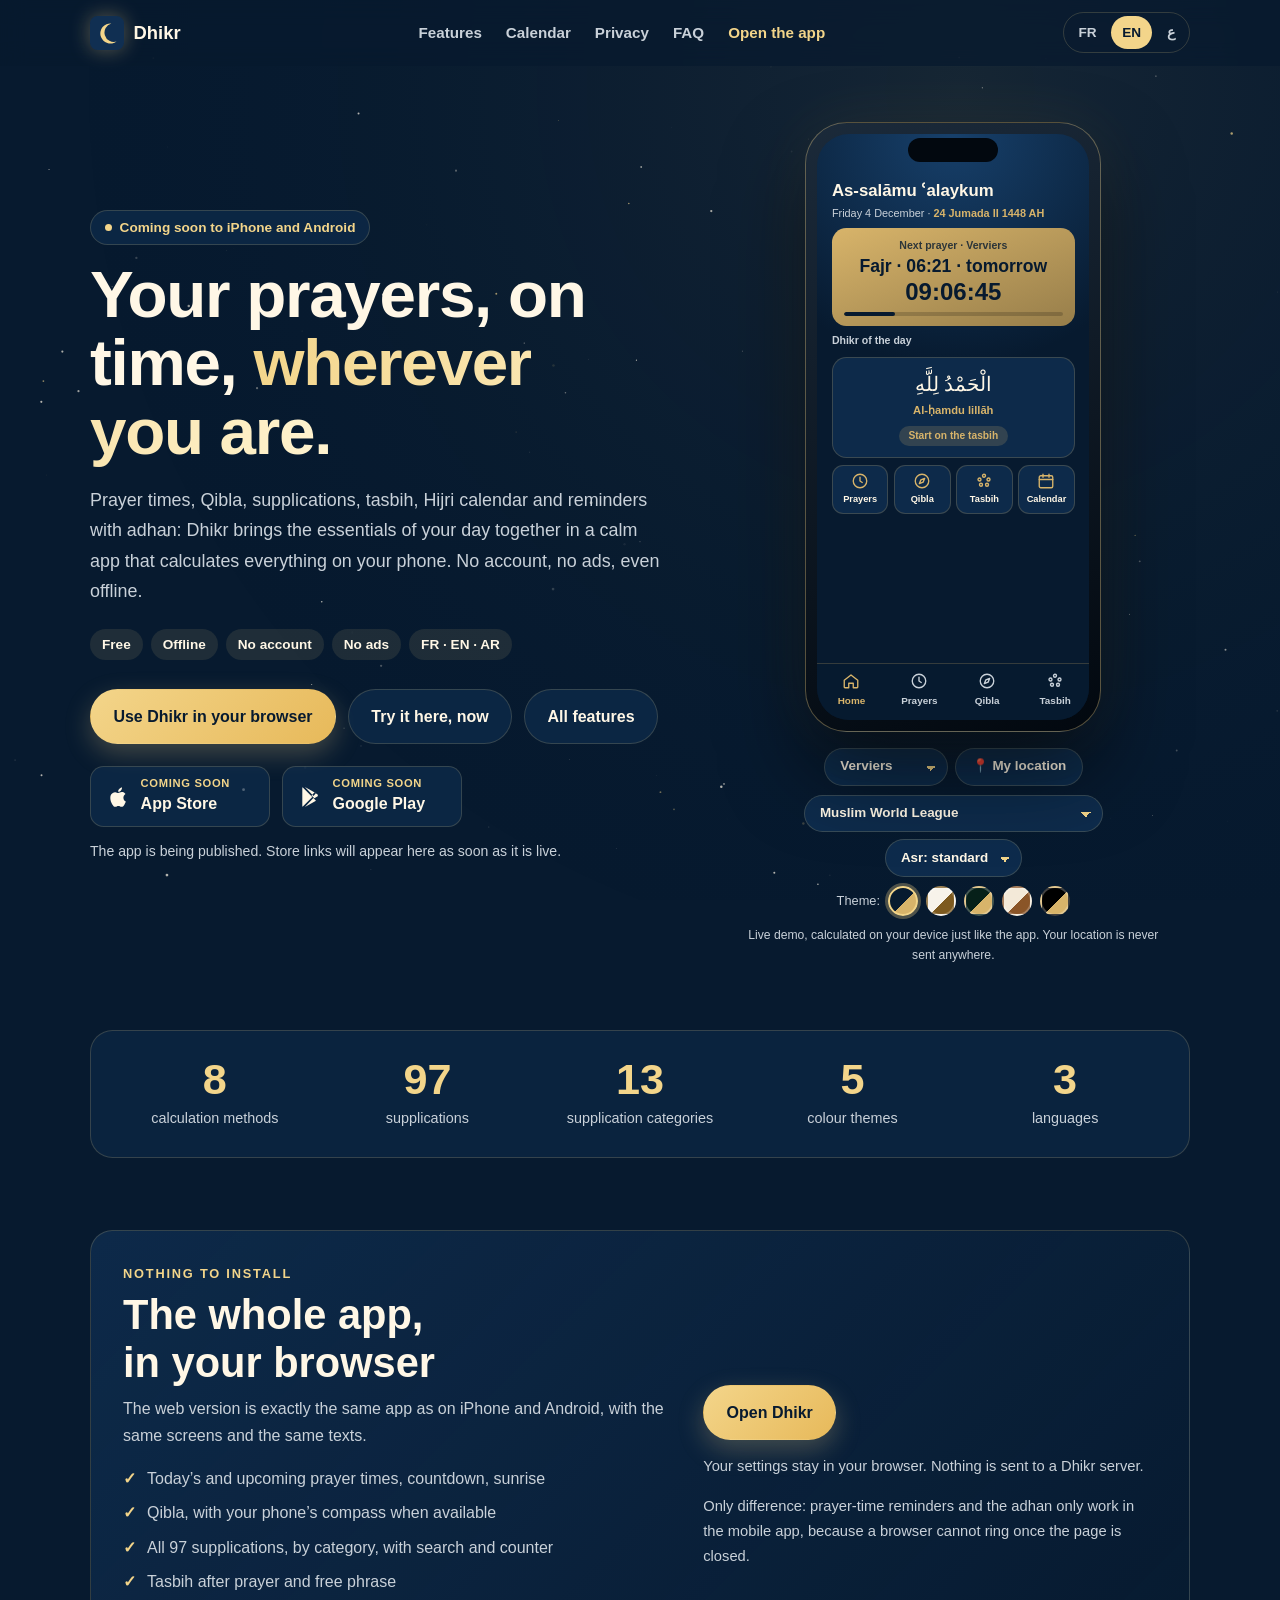
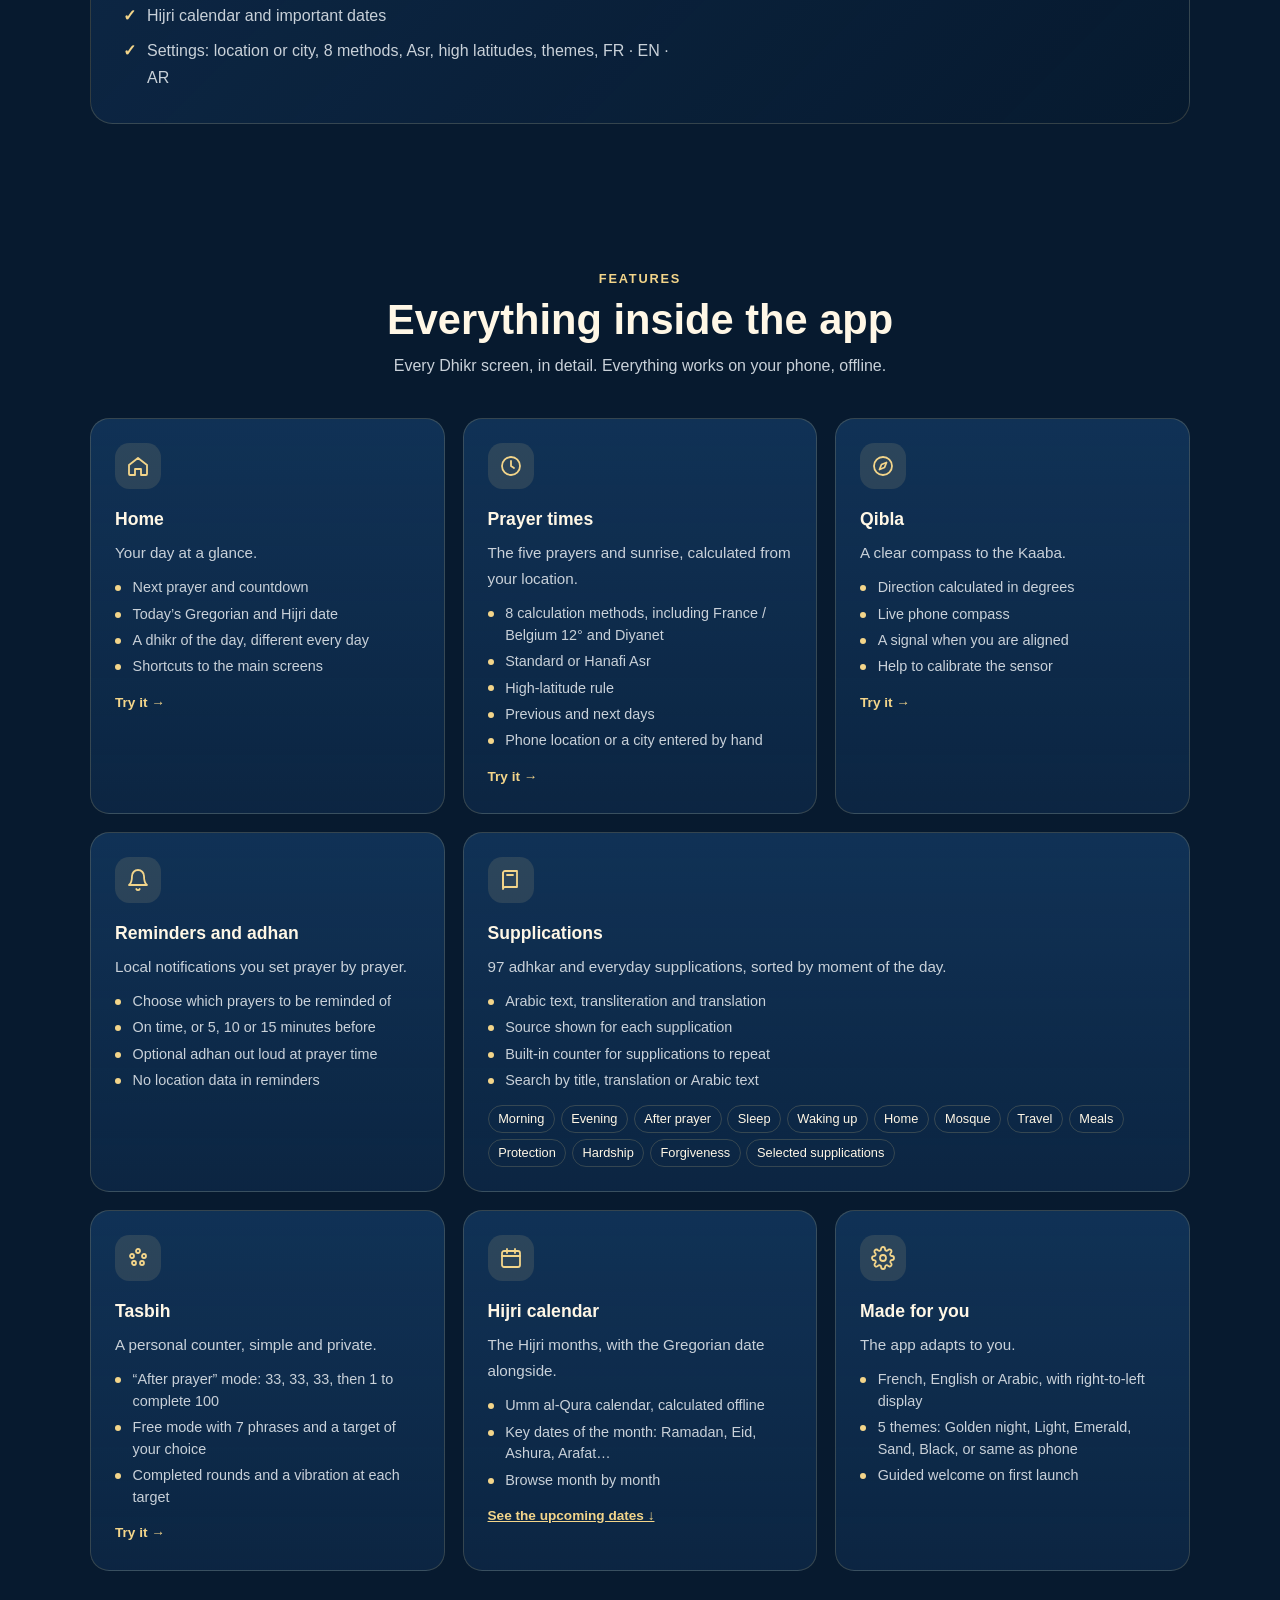
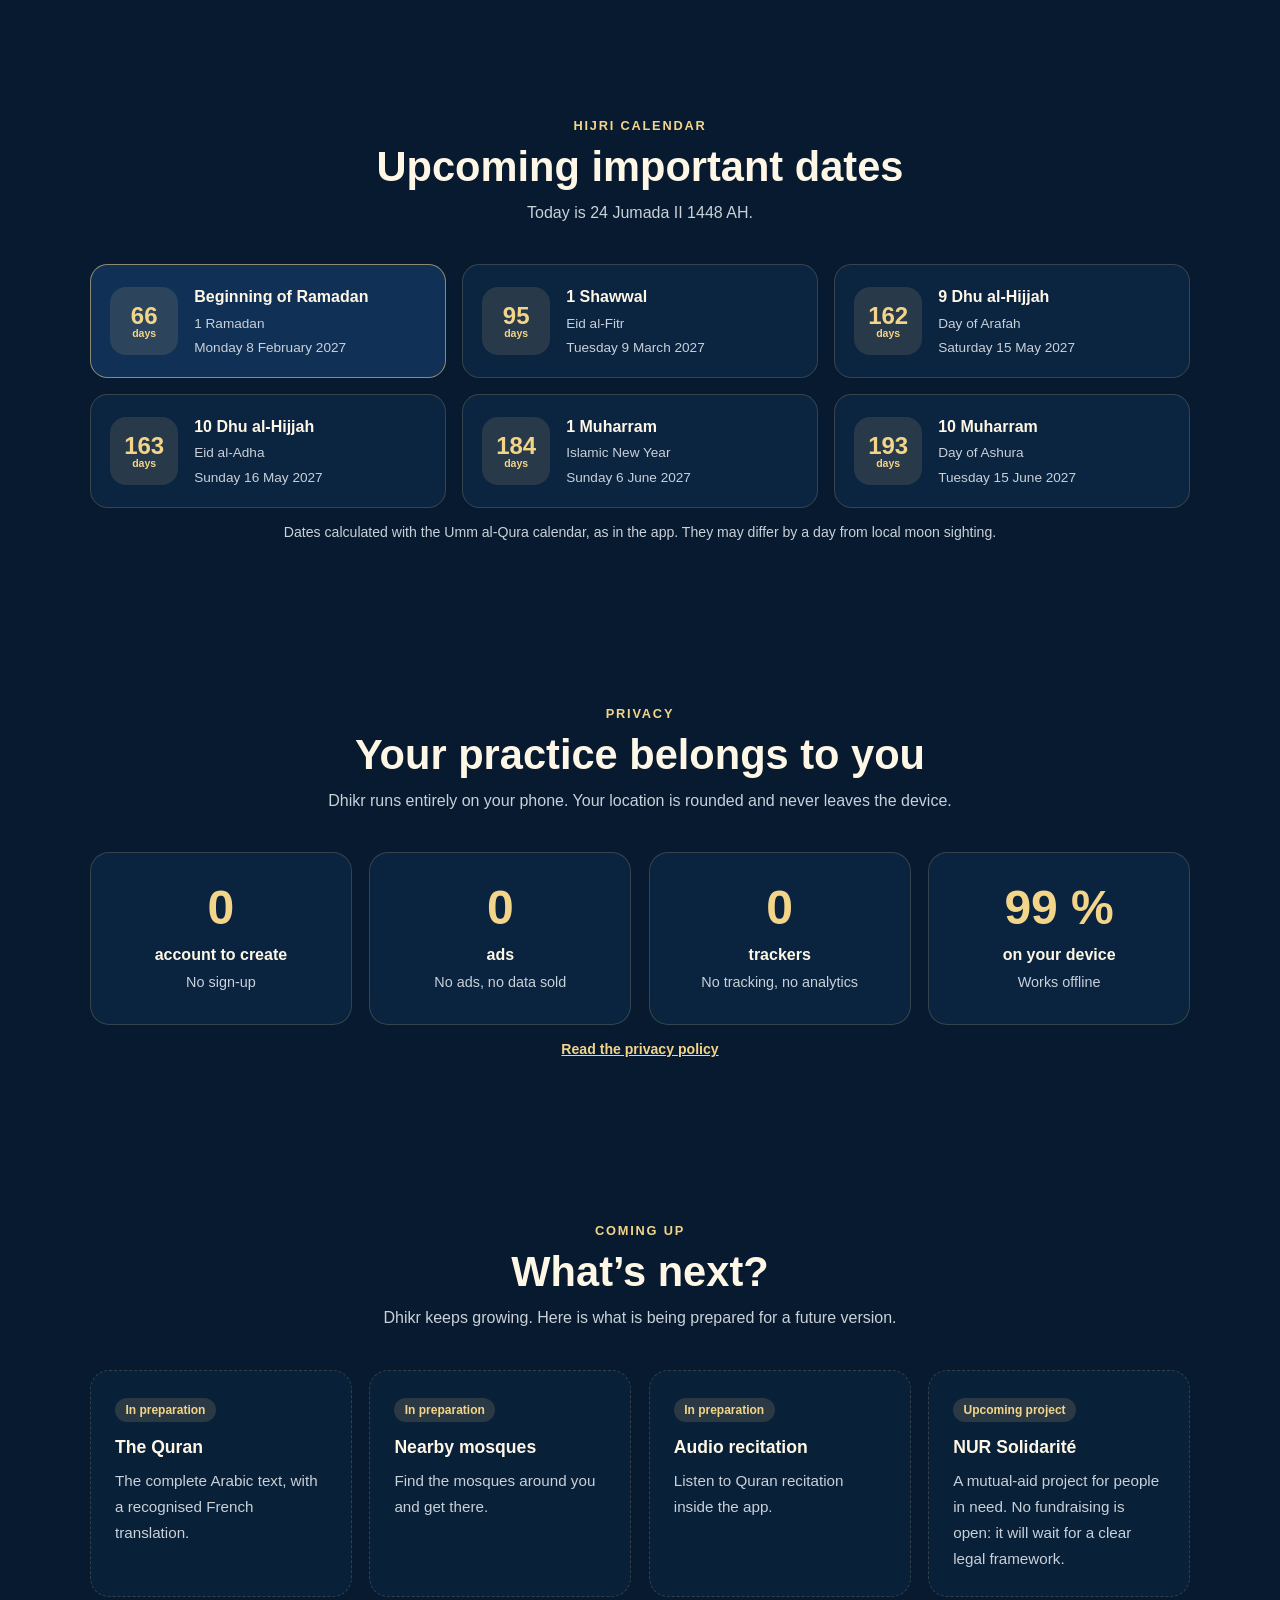
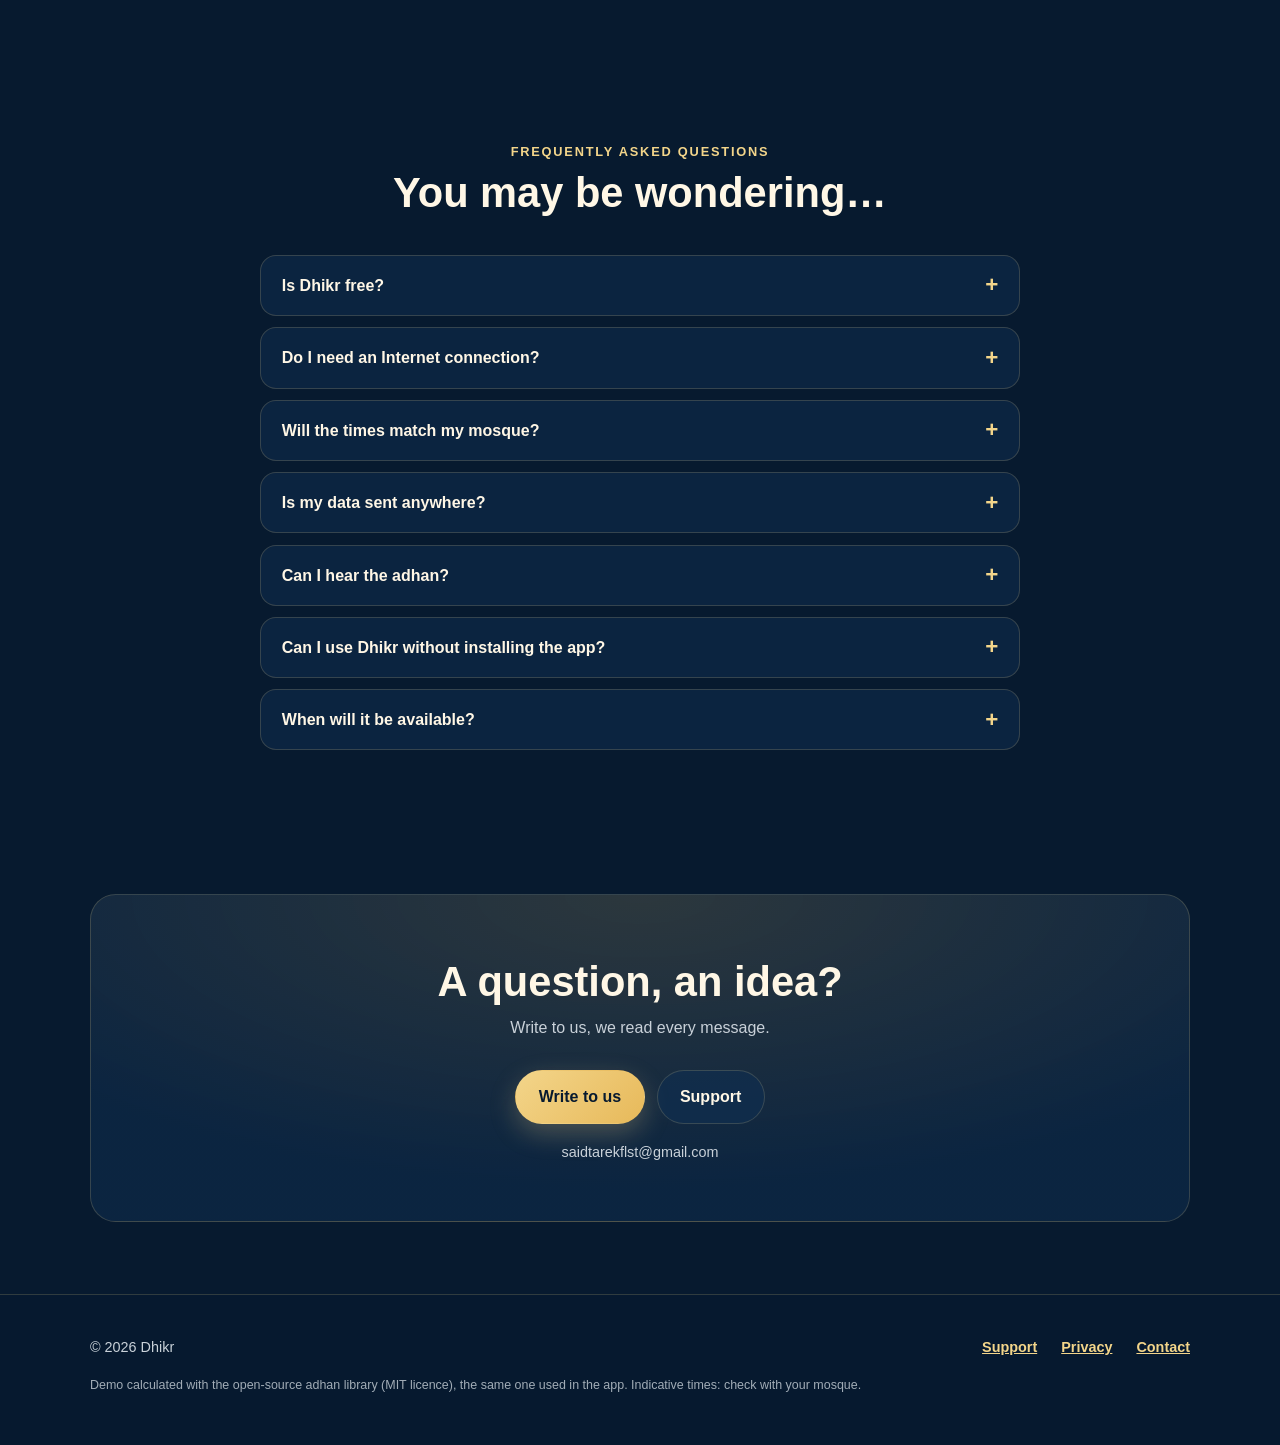
<file: index.html>
<!doctype html>
<html lang="fr" dir="ltr">
  <head>
    <meta charset="utf-8" />
    <meta name="viewport" content="width=device-width, initial-scale=1, viewport-fit=cover" />
    <meta name="description" content="Dhikr : horaires de prière, Qibla, invocations, tasbih, calendrier hégirien et rappels avec adhan. Gratuit, sans compte, sans publicité, fonctionne hors ligne." />
    <meta name="theme-color" content="#071a2f" />
    <title>Dhikr — Horaires de prière et rappels</title>
    <link rel="icon" href="data:image/svg+xml,%3Csvg xmlns='http://www.w3.org/2000/svg' viewBox='0 0 64 64'%3E%3Crect width='64' height='64' rx='14' fill='%23071a2f'/%3E%3Cpath d='M40 14a19 19 0 1 0 10 34A16 16 0 1 1 40 14z' fill='%23f3d58a'/%3E%3C/svg%3E" />
    <style>
      :root {
        color-scheme: dark;
        --night: #071a2f; --night-2: #0b2440; --surface: #102f52; --surface-2: #143a63;
        --ivory: #fff7e6; --muted: #c9d1d9; --gold: #f3d58a; --gold-2: #e7b95a;
        --line: rgba(243, 213, 138, .18); --glow: rgba(243, 213, 138, .35);
      }
      * { box-sizing: border-box; }
      html { scroll-behavior: smooth; }
      body { margin: 0; min-height: 100vh; background: var(--night); color: var(--ivory); font: 16px/1.7 -apple-system, BlinkMacSystemFont, "Segoe UI", Tahoma, sans-serif; overflow-x: hidden; }
      [dir="rtl"] body { font-family: "Geeza Pro", "Noto Naskh Arabic", Tahoma, -apple-system, sans-serif; font-size: 17px; }
      a { color: var(--gold); font-weight: 650; }
      button, select { font: inherit; color: inherit; }
      :focus-visible { outline: 2px solid var(--gold); outline-offset: 2px; }
      .wrap { width: min(100% - 2rem, 1100px); margin: 0 auto; }
      .ar-text { font-family: "Geeza Pro", "Noto Naskh Arabic", "Traditional Arabic", Tahoma, serif; direction: rtl; }

      #sky { position: fixed; inset: 0; width: 100%; height: 100%; z-index: 0; pointer-events: none; }
      header, main, footer { position: relative; z-index: 1; }

      /* En-tête */
      header { position: sticky; top: 0; z-index: 20; background: rgba(7, 26, 47, .72); backdrop-filter: blur(12px); -webkit-backdrop-filter: blur(12px); border-bottom: 1px solid transparent; transition: border-color .3s, background .3s; }
      header.scrolled { border-color: var(--line); background: rgba(7, 26, 47, .9); }
      .bar { display: flex; align-items: center; justify-content: space-between; gap: 1rem; padding: .75rem 0; }
      .brand { display: flex; align-items: center; gap: .6rem; color: var(--ivory); text-decoration: none; font-weight: 750; font-size: 1.15rem; }
      .brand svg { width: 34px; height: 34px; flex: none; filter: drop-shadow(0 0 10px var(--glow)); }
      .menu { display: flex; gap: 1.5rem; }
      .menu a { color: var(--muted); text-decoration: none; font-weight: 600; font-size: .95rem; position: relative; }
      .menu a::after { content: ""; position: absolute; inset-inline: 0; bottom: -4px; height: 2px; background: var(--gold); transform: scaleX(0); transition: transform .25s; }
      .menu a:hover { color: var(--ivory); }
      .menu a:hover::after { transform: scaleX(1); }
      .langs { display: flex; gap: .2rem; padding: .2rem; border: 1px solid var(--line); border-radius: 999px; }
      .langs button { appearance: none; border: 0; background: transparent; color: var(--muted); font-size: .85rem; font-weight: 650; padding: .3rem .7rem; border-radius: 999px; cursor: pointer; transition: background .2s, color .2s; }
      .langs button[aria-pressed="true"] { background: var(--gold); color: var(--night); }

      /* Hero */
      .hero { padding: 3.5rem 0 4rem; }
      .hero-grid { display: grid; grid-template-columns: 1.1fr .9fr; gap: 3rem; align-items: center; }
      .chip { display: inline-flex; align-items: center; gap: .5rem; padding: .3rem .85rem; border: 1px solid var(--line); border-radius: 999px; background: rgba(16, 47, 82, .6); color: var(--gold); font-size: .85rem; font-weight: 650; }
      .chip .dot { width: 7px; height: 7px; border-radius: 50%; background: var(--gold); animation: pulse 2s infinite; }
      @keyframes pulse { 0% { box-shadow: 0 0 0 0 rgba(243, 213, 138, .6); } 70% { box-shadow: 0 0 0 10px rgba(243, 213, 138, 0); } 100% { box-shadow: 0 0 0 0 rgba(243, 213, 138, 0); } }
      h1 { margin: 1rem 0 1.1rem; font-size: clamp(2.4rem, 6.2vw, 4.1rem); line-height: 1.05; letter-spacing: -.02em; text-wrap: balance; }
      [dir="rtl"] h1 { letter-spacing: 0; line-height: 1.3; }
      h1 .shine { background: linear-gradient(100deg, var(--gold) 0%, #fff3cf 40%, var(--gold-2) 60%, var(--gold) 100%); background-size: 250% 100%; -webkit-background-clip: text; background-clip: text; color: transparent; animation: shine 6s linear infinite; }
      @keyframes shine { to { background-position: -250% 0; } }
      .lead { color: var(--muted); font-size: 1.12rem; max-width: 34em; margin: 0; }
      .cta { display: flex; flex-wrap: wrap; gap: .75rem; margin-top: 1.8rem; }
      .btn { display: inline-flex; align-items: center; gap: .5rem; padding: .8rem 1.4rem; border-radius: 999px; font-weight: 700; text-decoration: none; cursor: pointer; border: 1px solid var(--line); transition: transform .2s, box-shadow .2s; }
      .btn:hover { transform: translateY(-2px); }
      .btn.primary { background: linear-gradient(135deg, var(--gold), var(--gold-2)); color: var(--night); border-color: transparent; box-shadow: 0 .6rem 1.6rem rgba(243, 213, 138, .25); }
      .btn.ghost { background: rgba(16, 47, 82, .6); color: var(--ivory); }
      .menu a.app-link { color: var(--gold); }
      .webapp { display: grid; grid-template-columns: 1.1fr .9fr; gap: 1.6rem; align-items: center; padding: 2rem; border-radius: 1.4rem; border: 1px solid var(--line); background: linear-gradient(135deg, rgba(16, 47, 82, .75), rgba(7, 26, 47, .6)); }
      .webapp ul { margin: 1rem 0 0; padding: 0; list-style: none; display: grid; gap: .45rem; }
      .webapp li { padding-inline-start: 1.5rem; position: relative; color: var(--muted); }
      .webapp li::before { content: "✓"; position: absolute; inset-inline-start: 0; color: var(--gold); font-weight: 700; }
      .webapp .side { display: grid; gap: .9rem; justify-items: start; }
      .webapp .side p { margin: 0; color: var(--muted); font-size: .92rem; }
      @media (max-width: 820px) { .webapp { grid-template-columns: 1fr; padding: 1.4rem; } }
      .stores { display: flex; flex-wrap: wrap; gap: .75rem; margin-top: 1.4rem; }
      .store { display: flex; align-items: center; gap: .6rem; padding: .55rem 1rem; border: 1px solid var(--line); border-radius: .85rem; background: rgba(16, 47, 82, .6); color: var(--ivory); min-width: 180px; }
      .store svg { width: 24px; height: 24px; flex: none; fill: var(--ivory); }
      .store small { display: block; color: var(--gold); font-size: .7rem; font-weight: 700; letter-spacing: .06em; text-transform: uppercase; line-height: 1.3; }
      [dir="rtl"] .store small { letter-spacing: 0; }
      .store span { font-weight: 700; line-height: 1.3; }
      .note { margin-top: .8rem; color: var(--muted); font-size: .88rem; }
      .hero-points { display: flex; flex-wrap: wrap; gap: .5rem; margin: 1.4rem 0 0; padding: 0; list-style: none; }
      .hero-points li { padding: .25rem .75rem; border-radius: 999px; background: rgba(243, 213, 138, .1); color: var(--ivory); font-size: .85rem; font-weight: 600; }

      /* Téléphone interactif, recoloré par les thèmes de l'app */
      .phone-col { display: flex; flex-direction: column; align-items: center; gap: 1rem; min-width: 0; }
      .phone-stage { perspective: 1200px; }
      .phone {
        --p-bg: #071a2f; --p-bg2: #17406b; --p-surface: rgba(16, 47, 82, .8); --p-fg: #fff7e6; --p-muted: #c9d1d9; --p-accent: #d8b46a; --p-on: #071a2f; --p-line: rgba(216, 180, 106, .22);
        position: relative; width: 296px; height: 610px; border-radius: 2.6rem; padding: .7rem; background: linear-gradient(160deg, #1b2a3a, #02080f); border: 1px solid rgba(243, 213, 138, .35);
        box-shadow: 0 2.5rem 5rem rgba(0, 0, 0, .55), 0 0 4rem rgba(243, 213, 138, .08); transform-style: preserve-3d; transition: transform .2s ease-out; animation: float 6s ease-in-out infinite;
      }
      .phone[data-theme="light"] { --p-bg: #f7f3ea; --p-bg2: #fffaf0; --p-surface: #ffffff; --p-fg: #1d2430; --p-muted: #5b6472; --p-accent: #7d5a1f; --p-on: #ffffff; --p-line: rgba(125, 90, 31, .2); }
      .phone[data-theme="emerald"] { --p-bg: #062019; --p-bg2: #0f4434; --p-surface: rgba(16, 70, 54, .75); --p-fg: #f3efe2; --p-muted: #b9cbc3; --p-accent: #d8b46a; --p-on: #062019; --p-line: rgba(216, 180, 106, .22); }
      .phone[data-theme="sand"] { --p-bg: #f3e9d8; --p-bg2: #fbf4e8; --p-surface: #fffaf1; --p-fg: #2b2118; --p-muted: #6c5d4c; --p-accent: #8a5528; --p-on: #ffffff; --p-line: rgba(138, 85, 40, .2); }
      .phone[data-theme="black"] { --p-bg: #000000; --p-bg2: #121212; --p-surface: #161616; --p-fg: #f5f5f5; --p-muted: #a3a3a3; --p-accent: #d8b46a; --p-on: #000000; --p-line: rgba(216, 180, 106, .22); }
      @keyframes float { 50% { translate: 0 -10px; } }
      .notch { position: absolute; top: .95rem; left: 50%; translate: -50% 0; width: 90px; height: 24px; border-radius: 999px; background: #02080f; z-index: 3; }
      .screen { position: relative; height: 100%; border-radius: 2rem; background: radial-gradient(ellipse 120% 55% at 50% 0%, var(--p-bg2), var(--p-bg) 72%); color: var(--p-fg); overflow: hidden; display: flex; flex-direction: column; transition: background .4s, color .4s; }
      .panes { position: relative; flex: 1; }
      .pane { position: absolute; inset: 0; padding: 2.7rem .9rem .7rem; display: flex; flex-direction: column; gap: .4rem; opacity: 0; transform: translateY(12px); pointer-events: none; transition: opacity .35s, transform .35s; overflow: hidden; }
      .pane.active { opacity: 1; transform: none; pointer-events: auto; }
      .p-head { text-align: center; }
      .p-head .t { font-weight: 800; font-size: .95rem; }
      .p-head .s { color: var(--p-muted); font-size: .68rem; }
      .p-card { border-radius: .9rem; background: var(--p-surface); border: 1px solid var(--p-line); padding: .6rem .75rem; }
      .p-label { color: var(--p-muted); font-size: .66rem; font-weight: 600; }
      .p-accent { color: var(--p-accent); }
      .greet { font-size: 1.05rem; font-weight: 800; }
      .dates { color: var(--p-muted); font-size: .68rem; line-height: 1.4; }
      .dates b { color: var(--p-accent); font-weight: 700; }
      .nextcard { text-align: center; background: linear-gradient(160deg, var(--p-accent), color-mix(in srgb, var(--p-accent) 70%, #000)); color: var(--p-on); border: 0; }
      .nextcard .p-label { color: inherit; opacity: .8; }
      .nextcard b { display: block; font-size: 1.1rem; line-height: 1.3; }
      .nextcard .cd { font-variant-numeric: tabular-nums; font-weight: 800; font-size: 1.5rem; line-height: 1.2; direction: ltr; }
      .prog { height: 4px; border-radius: 4px; background: rgba(0, 0, 0, .18); overflow: hidden; margin-top: .35rem; }
      .prog i { display: block; height: 100%; width: 0; background: currentColor; border-radius: 4px; transition: width .6s; }
      .dod { text-align: center; cursor: pointer; transition: transform .15s; }
      .dod:active { transform: scale(.97); }
      .dod .ar-text { font-size: 1.25rem; line-height: 1.7; }
      .dod .tr { color: var(--p-accent); font-size: .7rem; font-weight: 700; }
      .dod .go { display: inline-block; margin-top: .3rem; padding: .1rem .6rem; border-radius: 999px; background: color-mix(in srgb, var(--p-accent) 18%, transparent); color: var(--p-accent); font-size: .64rem; font-weight: 700; }
      .shortcuts { display: grid; grid-template-columns: repeat(4, 1fr); gap: .35rem; }
      .shortcuts button { appearance: none; border: 1px solid var(--p-line); background: var(--p-surface); color: var(--p-fg); border-radius: .7rem; padding: .4rem 0 .3rem; font-size: .58rem; font-weight: 650; display: flex; flex-direction: column; align-items: center; gap: .15rem; cursor: pointer; }
      .shortcuts svg, .tabs svg, .bell svg { width: 18px; height: 18px; stroke: currentColor; fill: none; stroke-width: 1.8; stroke-linecap: round; stroke-linejoin: round; }
      .shortcuts svg { color: var(--p-accent); }

      .daynav { display: flex; align-items: center; justify-content: space-between; gap: .3rem; }
      .daynav button { appearance: none; border: 1px solid var(--p-line); background: var(--p-surface); color: var(--p-fg); width: 28px; height: 28px; border-radius: 50%; cursor: pointer; font-weight: 800; line-height: 1; }
      .daynav .d { text-align: center; font-size: .72rem; font-weight: 700; flex: 1; }
      .daynav .d small { display: block; color: var(--p-muted); font-weight: 500; font-size: .62rem; }
      .row { display: flex; align-items: center; justify-content: space-between; gap: .4rem; padding: .36rem .55rem .36rem .7rem; border-radius: .6rem; background: var(--p-surface); border: 1px solid var(--p-line); font-size: .78rem; font-variant-numeric: tabular-nums; transition: background .3s, color .3s; }
      .row .nm { flex: 1; }
      .row.on { background: var(--p-accent); color: var(--p-on); font-weight: 700; }
      .row.past { opacity: .55; }
      .bell { appearance: none; border: 0; background: none; color: inherit; padding: 0; width: 22px; height: 22px; display: grid; place-items: center; cursor: pointer; opacity: .9; }
      .bell svg { width: 15px; height: 15px; }
      .bell[aria-pressed="false"] { opacity: .35; }
      .bell[aria-pressed="false"] svg { stroke-dasharray: 2 2; }
      .row.sun .bell { visibility: hidden; }
      .p-foot { color: var(--p-muted); font-size: .6rem; text-align: center; margin-top: auto; }

      .tabs { display: grid; grid-template-columns: repeat(4, 1fr); border-top: 1px solid var(--p-line); background: color-mix(in srgb, var(--p-bg) 85%, transparent); }
      .tabs button { appearance: none; border: 0; background: none; padding: .5rem 0 .65rem; color: var(--p-muted); font-size: .62rem; font-weight: 650; display: flex; flex-direction: column; align-items: center; gap: .15rem; cursor: pointer; }
      .tabs button[aria-selected="true"] { color: var(--p-accent); }

      /* Qibla */
      .compass { position: relative; width: 196px; height: 196px; margin: .3rem auto 0; border-radius: 50%; background: radial-gradient(circle, var(--p-surface) 0%, var(--p-bg) 75%); border: 2px solid var(--p-line); box-shadow: inset 0 0 30px rgba(0, 0, 0, .25); }
      .compass .tick { position: absolute; left: 50%; top: 6px; width: 2px; height: 8px; margin-left: -1px; background: color-mix(in srgb, var(--p-fg) 30%, transparent); transform-origin: 1px 92px; }
      .compass .tick.major { height: 12px; background: var(--p-accent); }
      .compass .card-n { position: absolute; left: 50%; top: 18px; translate: -50% 0; font-size: .75rem; font-weight: 800; color: var(--p-accent); direction: ltr; }
      .needle { position: absolute; inset: 0; transition: transform 1.4s cubic-bezier(.2, .8, .2, 1.15); }
      .needle::before { content: ""; position: absolute; left: 50%; top: 24px; margin-left: -9px; border: 9px solid transparent; border-bottom: 74px solid var(--p-accent); border-top: 0; }
      .needle .kaaba { position: absolute; left: 50%; top: 2px; width: 18px; height: 18px; margin-left: -9px; border-radius: 3px; background: #0a0a0a; border-top: 4px solid #d8b46a; }
      .compass .hub { position: absolute; left: 50%; top: 50%; width: 14px; height: 14px; margin: -7px 0 0 -7px; border-radius: 50%; background: var(--p-accent); }
      .qibla-deg { text-align: center; font-size: 1.6rem; font-weight: 800; color: var(--p-accent); margin-top: .5rem; direction: ltr; line-height: 1.2; }
      .qibla-txt { text-align: center; color: var(--p-muted); font-size: .68rem; padding: 0 .4rem; }

      /* Tasbih */
      .seg { display: grid; grid-template-columns: 1fr 1fr; gap: .2rem; padding: .2rem; border-radius: 999px; background: var(--p-surface); border: 1px solid var(--p-line); }
      .seg button { appearance: none; border: 0; background: none; color: var(--p-muted); border-radius: 999px; padding: .2rem 0; font-size: .64rem; font-weight: 700; cursor: pointer; }
      .seg button[aria-pressed="true"] { background: var(--p-accent); color: var(--p-on); }
      .tasbih { display: flex; flex-direction: column; align-items: center; gap: .2rem; text-align: center; flex: 1; }
      .phr { display: flex; align-items: center; gap: .3rem; width: 100%; }
      .phr button { appearance: none; border: 0; background: none; color: var(--p-accent); font-size: 1.1rem; font-weight: 800; cursor: pointer; width: 22px; }
      .phr button[hidden] { display: none; }
      .phr .txt { flex: 1; min-width: 0; }
      .tasbih .ph-ar { font-size: 1.25rem; line-height: 1.65; min-height: 2.1rem; }
      .tasbih .ph-ar.long { font-size: .82rem; line-height: 1.7; }
      .tasbih .ph-tr { font-size: .66rem; color: var(--p-accent); font-style: italic; }
      .tasbih .ph-mean { font-size: .64rem; color: var(--p-muted); }
      .tasbih .step { font-size: .64rem; color: var(--p-muted); font-weight: 700; }
      .bead { position: relative; width: 136px; height: 136px; border: 0; background: none; padding: 0; cursor: pointer; margin-top: .15rem; -webkit-tap-highlight-color: transparent; color: var(--p-fg); }
      .bead svg { width: 100%; height: 100%; transform: rotate(-90deg); }
      .bead .track { stroke: color-mix(in srgb, var(--p-fg) 10%, transparent); }
      .bead .ring { stroke: var(--p-accent); stroke-linecap: round; transition: stroke-dashoffset .25s; }
      .bead .num { position: absolute; inset: 0; display: grid; place-items: center; font-size: 2.3rem; font-weight: 800; font-variant-numeric: tabular-nums; direction: ltr; }
      .bead .inner { position: absolute; inset: 17px; border-radius: 50%; background: radial-gradient(circle at 35% 30%, color-mix(in srgb, var(--p-accent) 25%, var(--p-surface)), var(--p-surface)); box-shadow: inset 0 -6px 14px rgba(0, 0, 0, .2); transition: transform .12s; }
      .bead:active .inner { transform: scale(.94); }
      .tasbih .meta { display: flex; gap: .6rem; align-items: center; font-size: .62rem; color: var(--p-muted); }
      .tasbih .reset { appearance: none; border: 1px solid var(--p-line); background: none; color: var(--p-muted); border-radius: 999px; padding: .1rem .7rem; font-size: .64rem; cursor: pointer; }
      .burst { position: absolute; left: 50%; top: 50%; width: 8px; height: 8px; margin: -4px; border-radius: 50%; background: var(--p-accent); pointer-events: none; animation: burst .8s ease-out forwards; }
      @keyframes burst { to { transform: translate(var(--x), var(--y)) scale(.2); opacity: 0; } }

      /* Réglages sous le téléphone */
      .controls { width: min(100%, 420px); display: grid; gap: .55rem; }
      .ctl-row { display: flex; flex-wrap: wrap; gap: .45rem; justify-content: center; }
      .controls select, .controls button.pill { appearance: none; border: 1px solid var(--line); background: rgba(16, 47, 82, .85); color: var(--ivory); border-radius: 999px; padding: .4rem .95rem; font-size: .84rem; font-weight: 600; cursor: pointer; max-width: 100%; }
      .controls select { padding-inline-end: 2rem; background-image: linear-gradient(45deg, transparent 50%, var(--gold) 50%), linear-gradient(135deg, var(--gold) 50%, transparent 50%); background-position: calc(100% - 16px) 55%, calc(100% - 11px) 55%; background-size: 5px 5px; background-repeat: no-repeat; }
      [dir="rtl"] .controls select { background-position: 16px 55%, 11px 55%; }
      .controls select option { background: var(--surface); color: var(--ivory); }
      .swatches { display: flex; gap: .5rem; justify-content: center; align-items: center; flex-wrap: wrap; }
      .swatches .lbl { color: var(--muted); font-size: .8rem; }
      .sw { appearance: none; width: 30px; height: 30px; border-radius: 50%; border: 2px solid rgba(255, 255, 255, .25); cursor: pointer; padding: 0; transition: transform .2s; }
      .sw:hover { transform: scale(1.12); }
      .sw[aria-pressed="true"] { border-color: var(--gold); box-shadow: 0 0 0 3px rgba(243, 213, 138, .3); }
      .controls .small { text-align: center; color: var(--muted); font-size: .76rem; }

      /* Sections */
      section.block { padding: 4.5rem 0; }
      .head { text-align: center; max-width: 44em; margin: 0 auto 2.4rem; }
      .eyebrow { color: var(--gold); font-size: .8rem; font-weight: 700; letter-spacing: .14em; text-transform: uppercase; }
      [dir="rtl"] .eyebrow { letter-spacing: 0; font-size: .95rem; }
      h2 { margin: .4rem 0 .5rem; font-size: clamp(1.7rem, 4.4vw, 2.6rem); line-height: 1.15; text-wrap: balance; }
      .sub { color: var(--muted); margin: 0; }

      .numbers { display: grid; grid-template-columns: repeat(5, 1fr); gap: 1rem; padding: 1.6rem; border-radius: 1.4rem; border: 1px solid var(--line); background: rgba(16, 47, 82, .45); }
      .numbers div { text-align: center; }
      .numbers .n { display: block; font-size: clamp(2rem, 4.5vw, 2.7rem); font-weight: 800; color: var(--gold); line-height: 1.1; font-variant-numeric: tabular-nums; direction: ltr; }
      .numbers span:not(.n) { color: var(--muted); font-size: .9rem; }

      .grid { display: grid; grid-template-columns: repeat(3, 1fr); gap: 1.1rem; }
      .card { position: relative; padding: 1.5rem; border: 1px solid var(--line); border-radius: 1.2rem; background: linear-gradient(180deg, rgba(20, 58, 99, .75), rgba(16, 47, 82, .55)); overflow: hidden; transition: transform .25s, border-color .25s, box-shadow .25s; min-width: 0; }
      .card::before { content: ""; position: absolute; inset: 0; background: radial-gradient(260px circle at var(--mx, 50%) var(--my, -50%), rgba(243, 213, 138, .14), transparent 60%); opacity: 0; transition: opacity .3s; pointer-events: none; }
      .card:hover { transform: translateY(-4px); border-color: rgba(243, 213, 138, .45); box-shadow: 0 1.2rem 2.5rem rgba(0, 0, 0, .3); }
      .card:hover::before { opacity: 1; }
      .card .ic { width: 46px; height: 46px; border-radius: .9rem; display: grid; place-items: center; background: rgba(243, 213, 138, .12); margin-bottom: 1rem; transition: transform .3s; }
      .card:hover .ic { transform: rotate(-8deg) scale(1.08); }
      .card .ic svg { width: 24px; height: 24px; stroke: var(--gold); fill: none; stroke-width: 1.8; stroke-linecap: round; stroke-linejoin: round; }
      .card h3 { margin: 0 0 .35rem; font-size: 1.1rem; }
      .card p { margin: 0; color: var(--muted); font-size: .95rem; }
      .card ul { margin: .7rem 0 0; padding: 0; list-style: none; display: grid; gap: .3rem; }
      .card li { position: relative; padding-inline-start: 1.1rem; color: var(--muted); font-size: .9rem; line-height: 1.5; }
      .card li::before { content: ""; position: absolute; inset-inline-start: 0; top: .55em; width: 6px; height: 6px; border-radius: 50%; background: var(--gold); }
      .card .try { display: inline-block; margin-top: .8rem; font-size: .85rem; cursor: pointer; background: none; border: 0; padding: 0; color: var(--gold); font-weight: 700; }
      .card.wide { grid-column: span 2; }
      .tags { display: flex; flex-wrap: wrap; gap: .35rem; margin-top: .8rem; }
      .tags span { padding: .15rem .6rem; border-radius: 999px; border: 1px solid var(--line); color: var(--ivory); font-size: .8rem; }

      .events { display: grid; grid-template-columns: repeat(3, 1fr); gap: 1rem; }
      .event { display: flex; gap: 1rem; align-items: center; padding: 1.1rem 1.2rem; border-radius: 1.1rem; border: 1px solid var(--line); background: rgba(16, 47, 82, .5); min-width: 0; }
      .event .days { flex: none; width: 68px; height: 68px; border-radius: 1rem; display: grid; place-items: center; align-content: center; background: rgba(243, 213, 138, .12); color: var(--gold); text-align: center; line-height: 1.05; }
      .event .days b { font-size: 1.5rem; font-variant-numeric: tabular-nums; direction: ltr; }
      .event .days small { font-size: .66rem; font-weight: 700; }
      .event h3 { margin: 0; font-size: 1rem; }
      .event p { margin: .1rem 0 0; color: var(--muted); font-size: .85rem; }
      .event.next { border-color: rgba(243, 213, 138, .55); background: rgba(20, 58, 99, .75); }

      .stats { display: grid; grid-template-columns: repeat(4, 1fr); gap: 1.1rem; }
      .stat { text-align: center; padding: 1.8rem 1rem; border-radius: 1.2rem; border: 1px solid var(--line); background: rgba(16, 47, 82, .45); }
      .stat .n { display: block; font-size: clamp(2.2rem, 5vw, 3rem); font-weight: 800; color: var(--gold); line-height: 1.1; font-variant-numeric: tabular-nums; direction: ltr; }
      .stat b { display: block; margin-top: .4rem; }
      .stat span { color: var(--muted); font-size: .9rem; }

      .faq { max-width: 760px; margin: 0 auto; display: grid; gap: .7rem; }
      .faq details { border: 1px solid var(--line); border-radius: 1rem; background: rgba(16, 47, 82, .5); overflow: hidden; transition: border-color .25s, background .25s; }
      .faq details[open] { border-color: rgba(243, 213, 138, .45); background: rgba(20, 58, 99, .7); }
      .faq summary { list-style: none; cursor: pointer; padding: 1rem 1.3rem; font-weight: 700; display: flex; justify-content: space-between; align-items: center; gap: 1rem; }
      .faq summary::-webkit-details-marker { display: none; }
      .faq summary::after { content: "+"; color: var(--gold); font-size: 1.4rem; line-height: 1; transition: transform .3s; }
      .faq details[open] summary::after { transform: rotate(45deg); }
      .faq details p { margin: 0; padding: 0 1.3rem 1.1rem; color: var(--muted); }

      .soon { display: grid; grid-template-columns: repeat(4, 1fr); gap: 1.1rem; }
      .soon .card { background: rgba(16, 47, 82, .3); border-style: dashed; }
      .tag { display: inline-block; padding: .1rem .65rem; border-radius: 999px; background: rgba(243, 213, 138, .14); color: var(--gold); font-size: .75rem; font-weight: 700; margin-bottom: .7rem; }

      .final { text-align: center; padding: 3.5rem 1.5rem; border-radius: 1.6rem; border: 1px solid var(--line); background: radial-gradient(ellipse 70% 90% at 50% 0%, rgba(243, 213, 138, .16), rgba(16, 47, 82, .5)); }
      .final .cta { justify-content: center; }
      .final .mail { margin-top: 1rem; color: var(--muted); font-size: .9rem; user-select: all; }

      footer { padding: 2.5rem 0 3rem; border-top: 1px solid var(--line); color: var(--muted); font-size: .9rem; background: rgba(7, 26, 47, .85); }
      .foot { display: flex; flex-wrap: wrap; gap: 1rem 2rem; justify-content: space-between; align-items: center; }
      .foot nav { display: flex; flex-wrap: wrap; gap: 1rem 1.5rem; }
      .credit { width: 100%; font-size: .78rem; opacity: .8; }

      /* Apparition au défilement (le contenu reste lisible si le script ne tourne pas) */
      .js .reveal { opacity: 0; transform: translateY(26px); transition: opacity .7s ease, transform .7s ease; }
      .js .reveal.in { opacity: 1; transform: none; }

      @media (max-width: 960px) {
        .menu { display: none; }
        .hero { padding-top: 2.5rem; }
        .hero-grid { grid-template-columns: 1fr; gap: 3rem; }
        .grid, .events { grid-template-columns: 1fr 1fr; }
        .card.wide { grid-column: span 2; }
        .soon, .stats { grid-template-columns: 1fr 1fr; }
        .numbers { grid-template-columns: repeat(3, 1fr); }
      }
      @media (max-width: 600px) {
        .grid, .events, .soon { grid-template-columns: 1fr; }
        .card.wide { grid-column: auto; }
        .numbers { grid-template-columns: 1fr 1fr; }
        .store { flex: 1 1 100%; }
        .btn { flex: 1 1 auto; justify-content: center; }
        .phone { width: 282px; height: 590px; }
        section.block { padding: 3.2rem 0; }
      }
      @media (prefers-reduced-motion: reduce) {
        *, *::before, *::after { animation: none !important; transition: none !important; scroll-behavior: auto !important; }
        .js .reveal { opacity: 1; transform: none; }
      }
    </style>
  </head>
  <body>
    <script>document.documentElement.classList.add("js");</script>
    <canvas id="sky" aria-hidden="true"></canvas>

    <header id="hdr">
      <div class="wrap bar">
        <a class="brand" href="#top" aria-label="Dhikr">
          <svg viewBox="0 0 64 64" aria-hidden="true"><rect width="64" height="64" rx="14" fill="#102f52"/><path d="M40 14a19 19 0 1 0 10 34A16 16 0 1 1 40 14z" fill="#f3d58a"/></svg>
          <span>Dhikr</span>
        </a>
        <nav class="menu">
          <a href="#features" data-i18n="navFeatures">Fonctionnalités</a>
          <a href="#calendar" data-i18n="navCalendar">Calendrier</a>
          <a href="#privacy" data-i18n="navPrivacyShort">Vie privée</a>
          <a href="#faq" data-i18n="navFaq">Questions</a>
          <a href="app/" class="app-link" data-i18n="navApp">Ouvrir l’app</a>
        </nav>
        <div class="langs" role="group" aria-label="Langue / Language / اللغة">
          <button type="button" data-lang="fr" aria-pressed="true">FR</button>
          <button type="button" data-lang="en" aria-pressed="false">EN</button>
          <button type="button" data-lang="ar" aria-pressed="false">ع</button>
        </div>
      </div>
    </header>

    <main id="top">
      <!-- Hero + démo -->
      <section class="hero">
        <div class="wrap hero-grid">
          <div class="reveal">
            <span class="chip"><span class="dot"></span><span data-i18n="chip">Bientôt sur iPhone et Android</span></span>
            <h1><span data-i18n="title1">Vos prières, à l’heure,</span> <span class="shine" data-i18n="title2">où que vous soyez.</span></h1>
            <p class="lead" data-i18n="lead">Horaires de prière, Qibla, invocations, tasbih, calendrier hégirien et rappels avec adhan : Dhikr réunit l’essentiel de votre journée dans une application sobre, qui calcule tout sur votre téléphone. Sans compte, sans publicité, même hors ligne.</p>
            <ul class="hero-points">
              <li data-i18n="hp1">Gratuit</li>
              <li data-i18n="hp2">Hors ligne</li>
              <li data-i18n="hp3">Sans compte</li>
              <li data-i18n="hp4">Sans publicité</li>
              <li data-i18n="hp5">FR · EN · AR</li>
            </ul>
            <div class="cta">
              <a class="btn primary" href="app/" data-i18n="ctaApp">Utiliser Dhikr dans le navigateur</a>
              <a class="btn ghost" href="#demo" data-i18n="ctaTry">Essayer ici, maintenant</a>
              <a class="btn ghost" href="#features" data-i18n="ctaMore">Toutes les fonctionnalités</a>
            </div>
            <div class="stores">
              <div class="store">
                <svg viewBox="0 0 24 24" aria-hidden="true"><path d="M16.4 12.6c0-2.4 2-3.6 2.1-3.6-1.1-1.7-2.9-1.9-3.5-1.9-1.5-.2-2.9.9-3.7.9-.8 0-1.9-.9-3.2-.8-1.6 0-3.1 1-4 2.4-1.7 3-.4 7.4 1.2 9.8.8 1.2 1.8 2.5 3 2.4 1.2 0 1.7-.8 3.1-.8 1.5 0 1.9.8 3.2.8 1.3 0 2.1-1.2 2.9-2.4.9-1.4 1.3-2.7 1.3-2.8 0 0-2.4-.9-2.4-4zM14 5.4c.7-.8 1.1-1.9 1-3-1 0-2.1.7-2.8 1.5-.6.7-1.2 1.8-1 2.9 1.1.1 2.1-.6 2.8-1.4z"/></svg>
                <div><small data-i18n="soon">Bientôt</small><span>App Store</span></div>
              </div>
              <div class="store">
                <svg viewBox="0 0 24 24" aria-hidden="true"><path d="M3.6 2.3c-.2.2-.3.5-.3.9v17.6c0 .4.1.7.3.9l9.7-9.7L3.6 2.3zm10.8 10.8 2.6 2.6-11.1 6.4 8.5-9zm3.9-3.9-2.9-1.7-2.9 2.9 2.9 2.9 2.9-1.7c.8-.5.8-1.9 0-2.4zM5.9 1.9l11.1 6.4-2.6 2.6-8.5-9z"/></svg>
                <div><small data-i18n="soon">Bientôt</small><span>Google Play</span></div>
              </div>
            </div>
            <p class="note" data-i18n="storeNote">L’application est en cours de publication. Les liens apparaîtront ici dès sa mise en ligne.</p>
          </div>

          <div class="phone-col reveal" id="demo">
            <div class="phone-stage">
              <div class="phone" id="phone" data-theme="dark">
                <div class="notch"></div>
                <div class="screen">
                  <div class="panes">
                    <!-- Accueil -->
                    <div class="pane active" id="pane-home" role="tabpanel">
                      <div>
                        <div class="greet">As-salāmu ʿalaykum</div>
                        <div class="dates"><span id="gregDate"></span> · <b id="hijriDate"></b></div>
                      </div>
                      <div class="p-card nextcard">
                        <div class="p-label"><span data-i18n="mockNext">Prochaine prière</span> · <span id="cityHome"></span></div>
                        <b id="nextName">—</b>
                        <div class="cd" id="countdown">--:--:--</div>
                        <div class="prog"><i id="progress"></i></div>
                      </div>
                      <div class="p-label" data-i18n="dodTitle">Dhikr du jour</div>
                      <div class="p-card dod" id="dod" role="button" tabindex="0">
                        <div class="ar-text" id="dodAr"></div>
                        <div class="tr" id="dodTr"></div>
                        <span class="go" data-i18n="dodGo">Commencer au tasbih</span>
                      </div>
                      <div class="shortcuts">
                        <button type="button" data-pane="times"><svg viewBox="0 0 24 24"><circle cx="12" cy="12" r="9"/><path d="M12 7v5l3 2"/></svg><span data-i18n="tabTimes">Prières</span></button>
                        <button type="button" data-pane="qibla"><svg viewBox="0 0 24 24"><circle cx="12" cy="12" r="9"/><path d="m15.5 8.5-2 5-5 2 2-5z"/></svg><span data-i18n="tabQibla">Qibla</span></button>
                        <button type="button" data-pane="tasbih"><svg viewBox="0 0 24 24"><circle cx="12" cy="5" r="2"/><circle cx="18" cy="10" r="2"/><circle cx="16" cy="17" r="2"/><circle cx="8" cy="17" r="2"/><circle cx="6" cy="10" r="2"/></svg><span data-i18n="tabTasbih">Tasbih</span></button>
                        <button type="button" data-scroll="calendar"><svg viewBox="0 0 24 24"><rect x="3" y="5" width="18" height="16" rx="2"/><path d="M3 10h18M8 3v4M16 3v4"/></svg><span data-i18n="scCal">Calendrier</span></button>
                      </div>
                    </div>
                    <!-- Horaires -->
                    <div class="pane" id="pane-times" role="tabpanel">
                      <div class="p-head"><div class="t" data-i18n="timesTitle">Horaires de prière</div><div class="s" id="cityTimes"></div></div>
                      <div class="daynav">
                        <button type="button" id="dayPrev" aria-label="−1">‹</button>
                        <div class="d"><span id="dayLabel"></span><small id="dayDate"></small></div>
                        <button type="button" id="dayNext" aria-label="+1">›</button>
                      </div>
                      <div id="rows" style="display:grid;gap:.3rem"></div>
                      <div class="p-foot" id="methodFoot"></div>
                    </div>
                    <!-- Qibla -->
                    <div class="pane" id="pane-qibla" role="tabpanel">
                      <div class="p-head"><div class="t" data-i18n="qiblaTitle">Direction de la Qibla</div><div class="s" id="cityQibla"></div></div>
                      <div class="compass" id="compass">
                        <span class="card-n">N</span>
                        <div class="needle" id="needle"><span class="kaaba"></span></div>
                        <span class="hub"></span>
                      </div>
                      <div class="qibla-deg" id="qiblaDeg">—</div>
                      <div class="qibla-txt" data-i18n="qiblaTxt">Cap géographique vers la Kaaba. Dans l’app, la boussole du téléphone vous indique quand vous êtes aligné.</div>
                    </div>
                    <!-- Tasbih -->
                    <div class="pane" id="pane-tasbih" role="tabpanel">
                      <div class="seg" role="group">
                        <button type="button" data-mode="after" aria-pressed="true" data-i18n="modeAfter">Après la prière</button>
                        <button type="button" data-mode="free" aria-pressed="false" data-i18n="modeFree">Formule libre</button>
                      </div>
                      <div class="tasbih">
                        <div class="phr">
                          <button type="button" id="phPrev" aria-label="‹" hidden>‹</button>
                          <div class="txt">
                            <div class="ph-ar ar-text" id="phAr"></div>
                            <div class="ph-tr" id="phTr"></div>
                            <div class="ph-mean" id="phMean"></div>
                          </div>
                          <button type="button" id="phNext" aria-label="›" hidden>›</button>
                        </div>
                        <div class="step" id="step"></div>
                        <button class="bead" id="bead" type="button" aria-label="+1">
                          <span class="inner"></span>
                          <svg viewBox="0 0 120 120"><circle class="track" cx="60" cy="60" r="54" fill="none" stroke-width="7"/><circle class="ring" id="ring" cx="60" cy="60" r="54" fill="none" stroke-width="7" stroke-dasharray="339.3" stroke-dashoffset="339.3"/></svg>
                          <span class="num" id="count">0</span>
                        </button>
                        <div class="meta"><span id="rounds"></span><button class="reset" id="reset" type="button" data-i18n="reset">Réinitialiser</button></div>
                      </div>
                    </div>
                  </div>
                  <div class="tabs" role="tablist">
                    <button type="button" role="tab" aria-selected="true" data-pane="home"><svg viewBox="0 0 24 24"><path d="M3 11 12 4l9 7v9a1 1 0 0 1-1 1h-5v-6h-6v6H4a1 1 0 0 1-1-1z"/></svg><span data-i18n="tabHome">Accueil</span></button>
                    <button type="button" role="tab" aria-selected="false" data-pane="times"><svg viewBox="0 0 24 24"><circle cx="12" cy="12" r="9"/><path d="M12 7v5l3 2"/></svg><span data-i18n="tabTimes">Prières</span></button>
                    <button type="button" role="tab" aria-selected="false" data-pane="qibla"><svg viewBox="0 0 24 24"><circle cx="12" cy="12" r="9"/><path d="m15.5 8.5-2 5-5 2 2-5z"/></svg><span data-i18n="tabQibla">Qibla</span></button>
                    <button type="button" role="tab" aria-selected="false" data-pane="tasbih"><svg viewBox="0 0 24 24"><circle cx="12" cy="5" r="2"/><circle cx="18" cy="10" r="2"/><circle cx="16" cy="17" r="2"/><circle cx="8" cy="17" r="2"/><circle cx="6" cy="10" r="2"/></svg><span data-i18n="tabTasbih">Tasbih</span></button>
                  </div>
                </div>
              </div>
            </div>
            <div class="controls">
              <div class="ctl-row">
                <select id="citySel" aria-label="Ville"></select>
                <button type="button" class="pill" id="geoBtn" data-i18n="myPos">📍 Ma position</button>
              </div>
              <div class="ctl-row">
                <select id="methodSel" aria-label="Méthode de calcul"></select>
                <select id="asrSel" aria-label="Asr"></select>
              </div>
              <div class="swatches" role="group" id="swatches">
                <span class="lbl" data-i18n="themeLbl">Thème :</span>
                <button type="button" class="sw" data-theme="dark" style="background:linear-gradient(135deg,#071a2f 55%,#d8b46a 55%)" aria-pressed="true"></button>
                <button type="button" class="sw" data-theme="light" style="background:linear-gradient(135deg,#f7f3ea 55%,#7d5a1f 55%)" aria-pressed="false"></button>
                <button type="button" class="sw" data-theme="emerald" style="background:linear-gradient(135deg,#062019 55%,#d8b46a 55%)" aria-pressed="false"></button>
                <button type="button" class="sw" data-theme="sand" style="background:linear-gradient(135deg,#f3e9d8 55%,#8a5528 55%)" aria-pressed="false"></button>
                <button type="button" class="sw" data-theme="black" style="background:linear-gradient(135deg,#000000 55%,#d8b46a 55%)" aria-pressed="false"></button>
              </div>
              <div class="small" id="demoNote" data-i18n="demoNote">Démo en direct, calculée sur votre appareil comme dans l’app. Votre position n’est envoyée nulle part.</div>
            </div>
          </div>
        </div>
      </section>

      <!-- Chiffres -->
      <section class="block" style="padding-top:0">
        <div class="wrap">
          <div class="numbers reveal">
            <div><span class="n" data-count="8">8</span><span data-i18n="n1">méthodes de calcul</span></div>
            <div><span class="n" data-count="97">97</span><span data-i18n="n2">invocations</span></div>
            <div><span class="n" data-count="13">13</span><span data-i18n="n3">catégories d’invocations</span></div>
            <div><span class="n" data-count="5">5</span><span data-i18n="n4">thèmes de couleurs</span></div>
            <div><span class="n" data-count="3">3</span><span data-i18n="n5">langues</span></div>
          </div>
        </div>
      </section>

      <!-- Version web : la vraie app dans le navigateur -->
      <section class="block" id="web" style="padding-top:0">
        <div class="wrap">
          <div class="webapp reveal">
            <div>
              <div class="eyebrow" data-i18n="webEyebrow">Sans rien installer</div>
              <h2 data-i18n="webTitle">Toute l’application, dans votre navigateur</h2>
              <p class="sub" data-i18n="webSub">La version web est exactement la même application que sur iPhone et Android, avec les mêmes écrans et les mêmes textes.</p>
              <ul>
                <li data-i18n="web1">Horaires du jour et des jours suivants, compte à rebours, lever du soleil</li>
                <li data-i18n="web2">Qibla, avec la boussole du téléphone quand elle est disponible</li>
                <li data-i18n="web3">Les 97 invocations, par catégorie, avec recherche et compteur</li>
                <li data-i18n="web4">Tasbih après la prière et formule libre</li>
                <li data-i18n="web5">Calendrier hégirien et dates importantes</li>
                <li data-i18n="web6">Réglages : position ou ville, 8 méthodes, Asr, hautes latitudes, thèmes, FR · EN · AR</li>
              </ul>
            </div>
            <div class="side">
              <a class="btn primary" href="app/" data-i18n="webBtn">Ouvrir Dhikr</a>
              <p data-i18n="webNote1">Vos réglages restent dans votre navigateur. Rien n’est envoyé à un serveur Dhikr.</p>
              <p data-i18n="webNote2">Seule différence : les rappels à l’heure de la prière et l’adhan ne fonctionnent que dans l’application mobile, car un navigateur ne peut pas sonner quand la page est fermée.</p>
            </div>
          </div>
        </div>
      </section>

      <!-- Fonctionnalités détaillées -->
      <section class="block" id="features">
        <div class="wrap">
          <div class="head reveal">
            <div class="eyebrow" data-i18n="featEyebrow">Fonctionnalités</div>
            <h2 data-i18n="featTitle">Tout ce que contient l’application</h2>
            <p class="sub" data-i18n="featSub">Chaque écran de Dhikr, en détail. Tout fonctionne sur votre téléphone, sans connexion.</p>
          </div>
          <div class="grid">
            <div class="card reveal">
              <div class="ic"><svg viewBox="0 0 24 24"><path d="M3 11 12 4l9 7v9a1 1 0 0 1-1 1h-5v-6h-6v6H4a1 1 0 0 1-1-1z"/></svg></div>
              <h3 data-i18n="c1t">Accueil</h3>
              <p data-i18n="c1p">Votre journée en un coup d’œil.</p>
              <ul>
                <li data-i18n="c1a">Prochaine prière et compte à rebours</li>
                <li data-i18n="c1b">Date grégorienne et hégirienne du jour</li>
                <li data-i18n="c1c">Un dhikr du jour, différent chaque jour</li>
                <li data-i18n="c1d">Raccourcis vers les écrans principaux</li>
              </ul>
              <button class="try" type="button" data-go="home" data-i18n="tryIt">Essayer →</button>
            </div>
            <div class="card reveal">
              <div class="ic"><svg viewBox="0 0 24 24"><circle cx="12" cy="12" r="9"/><path d="M12 7v5l3 2"/></svg></div>
              <h3 data-i18n="c2t">Horaires de prière</h3>
              <p data-i18n="c2p">Les cinq prières et le lever du soleil, calculés selon votre position.</p>
              <ul>
                <li data-i18n="c2a">8 méthodes de calcul, dont France / Belgique 12° et Diyanet</li>
                <li data-i18n="c2b">Asr standard ou hanafite</li>
                <li data-i18n="c2c">Règle pour les hautes latitudes</li>
                <li data-i18n="c2d">Jours précédents et suivants</li>
                <li data-i18n="c2e">Position du téléphone ou ville saisie à la main</li>
              </ul>
              <button class="try" type="button" data-go="times" data-i18n="tryIt">Essayer →</button>
            </div>
            <div class="card reveal">
              <div class="ic"><svg viewBox="0 0 24 24"><circle cx="12" cy="12" r="9"/><path d="m15.5 8.5-2 5-5 2 2-5z"/></svg></div>
              <h3 data-i18n="c3t">Qibla</h3>
              <p data-i18n="c3p">Une boussole claire vers la Kaaba.</p>
              <ul>
                <li data-i18n="c3a">Direction calculée en degrés</li>
                <li data-i18n="c3b">Boussole du téléphone en temps réel</li>
                <li data-i18n="c3c">Signal quand vous êtes aligné</li>
                <li data-i18n="c3d">Aide à la calibration du capteur</li>
              </ul>
              <button class="try" type="button" data-go="qibla" data-i18n="tryIt">Essayer →</button>
            </div>
            <div class="card reveal">
              <div class="ic"><svg viewBox="0 0 24 24"><path d="M6 8a6 6 0 0 1 12 0c0 7 3 9 3 9H3s3-2 3-9"/><path d="M10.3 21a1.9 1.9 0 0 0 3.4 0"/></svg></div>
              <h3 data-i18n="c4t">Rappels et adhan</h3>
              <p data-i18n="c4p">Des notifications locales, que vous réglez prière par prière.</p>
              <ul>
                <li data-i18n="c4a">Choix des prières à rappeler</li>
                <li data-i18n="c4b">À l’heure, ou 5, 10 ou 15 minutes avant</li>
                <li data-i18n="c4c">Adhan à voix haute en option, à l’heure de la prière</li>
                <li data-i18n="c4d">Aucune donnée de position dans les rappels</li>
              </ul>
            </div>
            <div class="card reveal wide">
              <div class="ic"><svg viewBox="0 0 24 24"><path d="M4 5a2 2 0 0 1 2-2h12v16H6a2 2 0 0 0-2 2z"/><path d="M4 19V5M8 7h6"/></svg></div>
              <h3 data-i18n="c5t">Invocations</h3>
              <p data-i18n="c5p">97 adhkar et invocations du quotidien, classés par moment de la journée.</p>
              <ul>
                <li data-i18n="c5a">Texte arabe, translittération et traduction</li>
                <li data-i18n="c5b">Source indiquée pour chaque invocation</li>
                <li data-i18n="c5c">Compteur intégré pour les invocations à répéter</li>
                <li data-i18n="c5d">Recherche par titre, traduction ou texte arabe</li>
              </ul>
              <div class="tags">
                <span data-i18n="cat1">Matin</span><span data-i18n="cat2">Soir</span><span data-i18n="cat3">Après la prière</span><span data-i18n="cat4">Sommeil</span><span data-i18n="cat5">Réveil</span><span data-i18n="cat6">Maison</span><span data-i18n="cat7">Mosquée</span><span data-i18n="cat8">Voyage</span><span data-i18n="cat9">Repas</span><span data-i18n="cat10">Protection</span><span data-i18n="cat11">Épreuves</span><span data-i18n="cat12">Pardon</span><span data-i18n="cat13">Invocations choisies</span>
              </div>
            </div>
            <div class="card reveal">
              <div class="ic"><svg viewBox="0 0 24 24"><circle cx="12" cy="5" r="2"/><circle cx="18" cy="10" r="2"/><circle cx="16" cy="17" r="2"/><circle cx="8" cy="17" r="2"/><circle cx="6" cy="10" r="2"/></svg></div>
              <h3 data-i18n="c6t">Tasbih</h3>
              <p data-i18n="c6p">Un compteur personnel, simple et privé.</p>
              <ul>
                <li data-i18n="c6a">Mode « après la prière » : 33, 33, 33, puis 1 pour compléter 100</li>
                <li data-i18n="c6b">Mode libre avec 7 formules et un objectif au choix</li>
                <li data-i18n="c6c">Tours terminés et vibration à chaque objectif</li>
              </ul>
              <button class="try" type="button" data-go="tasbih" data-i18n="tryIt">Essayer →</button>
            </div>
            <div class="card reveal">
              <div class="ic"><svg viewBox="0 0 24 24"><rect x="3" y="5" width="18" height="16" rx="2"/><path d="M3 10h18M8 3v4M16 3v4"/></svg></div>
              <h3 data-i18n="c7t">Calendrier hégirien</h3>
              <p data-i18n="c7p">Les mois hégiriens, avec la date grégorienne en regard.</p>
              <ul>
                <li data-i18n="c7a">Calendrier Umm al-Qura, calculé hors ligne</li>
                <li data-i18n="c7b">Repères du mois : Ramadan, Aïd, Achoura, Arafat…</li>
                <li data-i18n="c7c">Navigation de mois en mois</li>
              </ul>
              <a class="try" href="#calendar" data-i18n="seeIt">Voir les prochaines dates ↓</a>
            </div>
            <div class="card reveal">
              <div class="ic"><svg viewBox="0 0 24 24"><circle cx="12" cy="12" r="3"/><path d="M19.4 15a1.7 1.7 0 0 0 .3 1.8l.1.1a2 2 0 1 1-2.8 2.8l-.1-.1a1.7 1.7 0 0 0-1.8-.3 1.7 1.7 0 0 0-1 1.5V21a2 2 0 1 1-4 0v-.1a1.7 1.7 0 0 0-1.1-1.5 1.7 1.7 0 0 0-1.8.3l-.1.1a2 2 0 1 1-2.8-2.8l.1-.1a1.7 1.7 0 0 0 .3-1.8 1.7 1.7 0 0 0-1.5-1H3a2 2 0 1 1 0-4h.1a1.7 1.7 0 0 0 1.5-1.1 1.7 1.7 0 0 0-.3-1.8l-.1-.1a2 2 0 1 1 2.8-2.8l.1.1a1.7 1.7 0 0 0 1.8.3H9a1.7 1.7 0 0 0 1-1.5V3a2 2 0 1 1 4 0v.1a1.7 1.7 0 0 0 1 1.5 1.7 1.7 0 0 0 1.8-.3l.1-.1a2 2 0 1 1 2.8 2.8l-.1.1a1.7 1.7 0 0 0-.3 1.8V9a1.7 1.7 0 0 0 1.5 1H21a2 2 0 1 1 0 4h-.1a1.7 1.7 0 0 0-1.5 1z"/></svg></div>
              <h3 data-i18n="c8t">À votre image</h3>
              <p data-i18n="c8p">L’app s’adapte à vous.</p>
              <ul>
                <li data-i18n="c8a">Français, anglais ou arabe, avec affichage de droite à gauche</li>
                <li data-i18n="c8b">5 thèmes : Nuit dorée, Clair, Émeraude, Sable, Noir, ou comme le téléphone</li>
                <li data-i18n="c8c">Accueil guidé au premier lancement</li>
              </ul>
            </div>
          </div>
        </div>
      </section>

      <!-- Calendrier -->
      <section class="block" id="calendar">
        <div class="wrap">
          <div class="head reveal">
            <div class="eyebrow" data-i18n="calEyebrow">Calendrier hégirien</div>
            <h2 data-i18n="calTitle">Les prochaines dates importantes</h2>
            <p class="sub" id="calToday"></p>
          </div>
          <div class="events" id="events"></div>
          <p class="note" style="text-align:center" data-i18n="calNote">Dates calculées avec le calendrier Umm al-Qura, comme dans l’app. Elles peuvent différer d’un jour de l’observation locale de la lune.</p>
        </div>
      </section>

      <!-- Vie privée -->
      <section class="block" id="privacy">
        <div class="wrap">
          <div class="head reveal">
            <div class="eyebrow" data-i18n="privEyebrow">Vie privée</div>
            <h2 data-i18n="privTitle">Votre pratique vous appartient</h2>
            <p class="sub" data-i18n="privSub">Dhikr fonctionne entièrement sur votre téléphone. Votre position est arrondie et ne quitte jamais l’appareil.</p>
          </div>
          <div class="stats">
            <div class="stat reveal"><span class="n">0</span><b data-i18n="s1b">compte à créer</b><span data-i18n="s1s">Aucune inscription</span></div>
            <div class="stat reveal"><span class="n">0</span><b data-i18n="s2b">publicité</b><span data-i18n="s2s">Ni pub, ni revente de données</span></div>
            <div class="stat reveal"><span class="n">0</span><b data-i18n="s3b">traceur</b><span data-i18n="s3s">Aucun suivi, aucun analytics</span></div>
            <div class="stat reveal"><span class="n" data-count="100" data-suffix=" %">100 %</span><b data-i18n="s4b">sur l’appareil</b><span data-i18n="s4s">Fonctionne hors ligne</span></div>
          </div>
          <p class="note" style="text-align:center"><a href="privacy.html" data-i18n="privLink">Lire la politique de confidentialité</a></p>
        </div>
      </section>

      <!-- À venir -->
      <section class="block" id="soon">
        <div class="wrap">
          <div class="head reveal">
            <div class="eyebrow" data-i18n="soonEyebrow">À venir</div>
            <h2 data-i18n="soonTitle">Et ensuite&nbsp;?</h2>
            <p class="sub" data-i18n="soonSub">Dhikr continue de grandir. Voici ce qui est en préparation pour une prochaine version.</p>
          </div>
          <div class="soon">
            <div class="card reveal">
              <span class="tag" data-i18n="tagPrep">En préparation</span>
              <h3 data-i18n="q1t">Le Coran</h3>
              <p data-i18n="q1p">Le texte arabe complet, avec une traduction française reconnue.</p>
            </div>
            <div class="card reveal">
              <span class="tag" data-i18n="tagPrep">En préparation</span>
              <h3 data-i18n="q2t">Mosquées proches</h3>
              <p data-i18n="q2p">Trouver les mosquées autour de vous et s’y rendre.</p>
            </div>
            <div class="card reveal">
              <span class="tag" data-i18n="tagPrep">En préparation</span>
              <h3 data-i18n="q3t">Récitation audio</h3>
              <p data-i18n="q3p">Écouter la récitation du Coran dans l’application.</p>
            </div>
            <div class="card reveal">
              <span class="tag" data-i18n="tagProject">Projet à venir</span>
              <h3>NUR Solidarité</h3>
              <p data-i18n="q4p">Un projet d’entraide pour les personnes dans le besoin. Aucune collecte n’est ouverte : elle attendra un cadre légal clair.</p>
            </div>
          </div>
        </div>
      </section>

      <!-- FAQ -->
      <section class="block" id="faq">
        <div class="wrap">
          <div class="head reveal">
            <div class="eyebrow" data-i18n="faqEyebrow">Questions fréquentes</div>
            <h2 data-i18n="faqTitle">Vous vous demandez…</h2>
          </div>
          <div class="faq">
            <details class="reveal"><summary data-i18n="fq1">Dhikr est-elle gratuite&nbsp;?</summary><p data-i18n="fa1">Oui. Pas d’abonnement, pas d’achat intégré, pas de publicité.</p></details>
            <details class="reveal"><summary data-i18n="fq2">Faut-il une connexion Internet&nbsp;?</summary><p data-i18n="fa2">Non. Les horaires, la Qibla, le calendrier, les invocations et le tasbih fonctionnent hors ligne.</p></details>
            <details class="reveal"><summary data-i18n="fq3">Les horaires correspondent-ils à ma mosquée&nbsp;?</summary><p data-i18n="fa3">Choisissez dans les réglages la méthode de votre mosquée : 8 méthodes sont proposées, dont France / Belgique 12°, Diyanet et Ligue islamique mondiale, avec l’Asr standard ou hanafite. En cas de doute, comparez avec votre mosquée.</p></details>
            <details class="reveal"><summary data-i18n="fq4">Mes données sont-elles envoyées quelque part&nbsp;?</summary><p data-i18n="fa4">Non. Pas de compte, pas de serveur Dhikr. Votre position est arrondie et reste sur l’appareil. Vous pouvez aussi saisir votre ville à la main.</p></details>
            <details class="reveal"><summary data-i18n="fq5">Peut-on entendre l’adhan&nbsp;?</summary><p data-i18n="fa5">Oui, en option : le début de l’adhan (30 secondes au plus) peut remplacer le son du rappel à l’heure de la prière. Sur iPhone, le mode silencieux le coupe aussi.</p></details>
            <details class="reveal"><summary data-i18n="fq7">Peut-on utiliser Dhikr sans installer l’application&nbsp;?</summary><p data-i18n="fa7">Oui. Ouvrez la version web depuis cette page : ce sont les mêmes écrans que dans l’app. Seuls les rappels de prière et l’adhan demandent l’application mobile.</p></details>
            <details class="reveal"><summary data-i18n="fq6">Quand sera-t-elle disponible&nbsp;?</summary><p data-i18n="fa6">L’application est en cours de publication sur l’App Store et Google Play. Les liens apparaîtront sur cette page.</p></details>
          </div>
        </div>
      </section>

      <section class="block">
        <div class="wrap">
          <div class="final reveal">
            <h2 data-i18n="finalTitle">Une question, une idée&nbsp;?</h2>
            <p class="sub" data-i18n="finalSub">Écrivez-nous, nous lisons chaque message.</p>
            <div class="cta">
              <a class="btn primary" href="mailto:saidtarekflst@gmail.com" data-i18n="finalBtn">Nous écrire</a>
              <a class="btn ghost" href="support.html" data-i18n="navSupport">Assistance</a>
            </div>
            <div class="mail">saidtarekflst@gmail.com</div>
          </div>
        </div>
      </section>
    </main>

    <footer>
      <div class="wrap foot">
        <div>© 2026 Dhikr</div>
        <nav>
          <a href="support.html" data-i18n="navSupport">Assistance</a>
          <a href="privacy.html" data-i18n="navPrivacy">Confidentialité</a>
          <a href="mailto:saidtarekflst@gmail.com" data-i18n="navContact">Contact</a>
        </nav>
        <div class="credit" data-i18n="credit">Démo calculée avec la bibliothèque libre adhan (licence MIT), la même que dans l’application. Horaires indicatifs : vérifiez auprès de votre mosquée.</div>
      </div>
    </footer>

    <script src="vendor/adhan.umd.min.js"></script>
    <script>
      (function () {
        "use strict";

        /* ---------- Traductions ---------- */
        var T = {
          en: {
            _title: "Dhikr — Prayer times and reminders",
            navFeatures: "Features", navCalendar: "Calendar", navPrivacyShort: "Privacy", navFaq: "FAQ",
            chip: "Coming soon to iPhone and Android",
            title1: "Your prayers, on time,", title2: "wherever you are.",
            lead: "Prayer times, Qibla, supplications, tasbih, Hijri calendar and reminders with adhan: Dhikr brings the essentials of your day together in a calm app that calculates everything on your phone. No account, no ads, even offline.",
            hp1: "Free", hp2: "Offline", hp3: "No account", hp4: "No ads", hp5: "FR · EN · AR",
            ctaTry: "Try it here, now", ctaMore: "All features",
            navApp: "Open the app", ctaApp: "Use Dhikr in your browser",
            webEyebrow: "Nothing to install", webTitle: "The whole app, in your browser",
            webSub: "The web version is exactly the same app as on iPhone and Android, with the same screens and the same texts.",
            web1: "Today’s and upcoming prayer times, countdown, sunrise", web2: "Qibla, with your phone’s compass when available",
            web3: "All 97 supplications, by category, with search and counter", web4: "Tasbih after prayer and free phrase",
            web5: "Hijri calendar and important dates", web6: "Settings: location or city, 8 methods, Asr, high latitudes, themes, FR · EN · AR",
            webBtn: "Open Dhikr", webNote1: "Your settings stay in your browser. Nothing is sent to a Dhikr server.",
            webNote2: "Only difference: prayer-time reminders and the adhan only work in the mobile app, because a browser cannot ring once the page is closed.",
            fq7: "Can I use Dhikr without installing the app?", fa7: "Yes. Open the web version from this page: it has the same screens as the app. Only prayer reminders and the adhan need the mobile app.",
            soon: "Coming soon",
            storeNote: "The app is being published. Store links will appear here as soon as it is live.",
            mockNext: "Next prayer", dodTitle: "Dhikr of the day", dodGo: "Start on the tasbih", scCal: "Calendar",
            timesTitle: "Prayer times", qiblaTitle: "Qibla direction",
            qiblaTxt: "Geographic bearing to the Kaaba. In the app, your phone’s compass tells you when you are aligned.",
            modeAfter: "After prayer", modeFree: "Free phrase", reset: "Reset",
            tabHome: "Home", tabTimes: "Prayers", tabQibla: "Qibla", tabTasbih: "Tasbih",
            myPos: "📍 My location", themeLbl: "Theme:",
            demoNote: "Live demo, calculated on your device just like the app. Your location is never sent anywhere.",
            n1: "calculation methods", n2: "supplications", n3: "supplication categories", n4: "colour themes", n5: "languages",
            featEyebrow: "Features", featTitle: "Everything inside the app",
            featSub: "Every Dhikr screen, in detail. Everything works on your phone, offline.",
            c1t: "Home", c1p: "Your day at a glance.",
            c1a: "Next prayer and countdown", c1b: "Today’s Gregorian and Hijri date", c1c: "A dhikr of the day, different every day", c1d: "Shortcuts to the main screens",
            c2t: "Prayer times", c2p: "The five prayers and sunrise, calculated from your location.",
            c2a: "8 calculation methods, including France / Belgium 12° and Diyanet", c2b: "Standard or Hanafi Asr", c2c: "High-latitude rule", c2d: "Previous and next days", c2e: "Phone location or a city entered by hand",
            c3t: "Qibla", c3p: "A clear compass to the Kaaba.",
            c3a: "Direction calculated in degrees", c3b: "Live phone compass", c3c: "A signal when you are aligned", c3d: "Help to calibrate the sensor",
            c4t: "Reminders and adhan", c4p: "Local notifications you set prayer by prayer.",
            c4a: "Choose which prayers to be reminded of", c4b: "On time, or 5, 10 or 15 minutes before", c4c: "Optional adhan out loud at prayer time", c4d: "No location data in reminders",
            c5t: "Supplications", c5p: "97 adhkar and everyday supplications, sorted by moment of the day.",
            c5a: "Arabic text, transliteration and translation", c5b: "Source shown for each supplication", c5c: "Built-in counter for supplications to repeat", c5d: "Search by title, translation or Arabic text",
            cat1: "Morning", cat2: "Evening", cat3: "After prayer", cat4: "Sleep", cat5: "Waking up", cat6: "Home", cat7: "Mosque", cat8: "Travel", cat9: "Meals", cat10: "Protection", cat11: "Hardship", cat12: "Forgiveness", cat13: "Selected supplications",
            c6t: "Tasbih", c6p: "A personal counter, simple and private.",
            c6a: "“After prayer” mode: 33, 33, 33, then 1 to complete 100", c6b: "Free mode with 7 phrases and a target of your choice", c6c: "Completed rounds and a vibration at each target",
            c7t: "Hijri calendar", c7p: "The Hijri months, with the Gregorian date alongside.",
            c7a: "Umm al-Qura calendar, calculated offline", c7b: "Key dates of the month: Ramadan, Eid, Ashura, Arafat…", c7c: "Browse month by month",
            seeIt: "See the upcoming dates ↓",
            c8t: "Made for you", c8p: "The app adapts to you.",
            c8a: "French, English or Arabic, with right-to-left display", c8b: "5 themes: Golden night, Light, Emerald, Sand, Black, or same as phone", c8c: "Guided welcome on first launch",
            tryIt: "Try it →",
            calEyebrow: "Hijri calendar", calTitle: "Upcoming important dates",
            calNote: "Dates calculated with the Umm al-Qura calendar, as in the app. They may differ by a day from local moon sighting.",
            privEyebrow: "Privacy", privTitle: "Your practice belongs to you",
            privSub: "Dhikr runs entirely on your phone. Your location is rounded and never leaves the device.",
            s1b: "account to create", s1s: "No sign-up", s2b: "ads", s2s: "No ads, no data sold", s3b: "trackers", s3s: "No tracking, no analytics", s4b: "on your device", s4s: "Works offline",
            privLink: "Read the privacy policy",
            soonEyebrow: "Coming up", soonTitle: "What’s next?", soonSub: "Dhikr keeps growing. Here is what is being prepared for a future version.",
            tagPrep: "In preparation", tagProject: "Upcoming project",
            q1t: "The Quran", q1p: "The complete Arabic text, with a recognised French translation.",
            q2t: "Nearby mosques", q2p: "Find the mosques around you and get there.",
            q3t: "Audio recitation", q3p: "Listen to Quran recitation inside the app.",
            q4p: "A mutual-aid project for people in need. No fundraising is open: it will wait for a clear legal framework.",
            faqEyebrow: "Frequently asked questions", faqTitle: "You may be wondering…",
            fq1: "Is Dhikr free?", fa1: "Yes. No subscription, no in-app purchase, no ads.",
            fq2: "Do I need an Internet connection?", fa2: "No. Prayer times, Qibla, calendar, supplications and tasbih all work offline.",
            fq3: "Will the times match my mosque?", fa3: "Pick your mosque’s method in the settings: 8 methods are available, including France / Belgium 12°, Diyanet and Muslim World League, with standard or Hanafi Asr. If in doubt, compare with your mosque.",
            fq4: "Is my data sent anywhere?", fa4: "No. No account, no Dhikr server. Your location is rounded and stays on the device. You can also enter your city by hand.",
            fq5: "Can I hear the adhan?", fa5: "Yes, as an option: the beginning of the adhan (30 seconds at most) can replace the reminder sound at prayer time. On iPhone, silent mode also mutes it.",
            fq6: "When will it be available?", fa6: "The app is being published on the App Store and Google Play. The links will appear on this page.",
            finalTitle: "A question, an idea?", finalSub: "Write to us, we read every message.", finalBtn: "Write to us",
            navSupport: "Support", navPrivacy: "Privacy", navContact: "Contact",
            credit: "Demo calculated with the open-source adhan library (MIT licence), the same one used in the app. Indicative times: check with your mosque.",
            fajr: "Fajr", sunrise: "Sunrise", dhuhr: "Dhuhr", asr: "Asr", maghrib: "Maghrib", isha: "Isha",
            myPosCity: "My location", geoDenied: "Location unavailable. Choose a city instead.", tomorrow: "tomorrow",
            today: "Today", yesterday: "Yesterday", tomorrowCap: "Tomorrow",
            step: "Step {a} of 4", rounds: "Rounds: {n}", done100: "The 100 are complete",
            inDays: "days", todayShort: "today", calToday: "Today is {h}.",
            asrStd: "Asr: standard", asrHan: "Asr: Hanafi",
            m_mwl: "Muslim World League", m_egyptian: "Egyptian General Authority of Survey", m_ummAlQura: "Umm al-Qura University", m_karachi: "University of Islamic Sciences, Karachi", m_northAmerica: "North America / ISNA", m_moonsighting: "Moonsighting Committee", m_turkey: "Diyanet (Turkey)", m_france12: "France / Belgium – 12°",
            ev_muharramFirst: "1 Muharram", ev_muharramFirstD: "Islamic New Year",
            ev_muharramTenth: "10 Muharram", ev_muharramTenthD: "Day of Ashura",
            ev_ramadanFirst: "Beginning of Ramadan", ev_ramadanFirstD: "1 Ramadan",
            ev_shawwalFirst: "1 Shawwal", ev_shawwalFirstD: "Eid al-Fitr",
            ev_dhuAlHijjahNinth: "9 Dhu al-Hijjah", ev_dhuAlHijjahNinthD: "Day of Arafah",
            ev_dhuAlHijjahTenth: "10 Dhu al-Hijjah", ev_dhuAlHijjahTenthD: "Eid al-Adha"
          },
          ar: {
            _title: "ذِكْر — مواقيت الصلاة والتذكير",
            navFeatures: "المزايا", navCalendar: "التقويم", navPrivacyShort: "الخصوصية", navFaq: "أسئلة",
            chip: "قريبًا على آيفون وأندرويد",
            title1: "صلاتك في وقتها،", title2: "أينما كنت.",
            lead: "مواقيت الصلاة، والقبلة، والأدعية، والتسبيح، والتقويم الهجري، والتذكير مع الأذان: يجمع «ذِكْر» أساسيات يومك في تطبيق هادئ يحسب كل شيء على هاتفك. دون حساب، ودون إعلانات، حتى دون إنترنت.",
            hp1: "مجاني", hp2: "دون إنترنت", hp3: "دون حساب", hp4: "دون إعلانات", hp5: "FR · EN · AR",
            ctaTry: "جرّبه هنا الآن", ctaMore: "كل المزايا",
            navApp: "افتح التطبيق", ctaApp: "استخدم Dhikr في المتصفح",
            webEyebrow: "دون أي تثبيت", webTitle: "التطبيق كاملًا في متصفحك",
            webSub: "النسخة الإلكترونية هي التطبيق نفسه الموجود على iPhone وAndroid، بالشاشات نفسها والنصوص نفسها.",
            web1: "مواقيت اليوم والأيام التالية، والعدّ التنازلي، والشروق", web2: "القبلة، مع بوصلة الهاتف عند توفرها",
            web3: "الأدعية الـ97 حسب الفئة، مع البحث والعدّاد", web4: "التسبيح بعد الصلاة وذكر حر",
            web5: "التقويم الهجري والمناسبات المهمة", web6: "الإعدادات: الموقع أو المدينة، 8 طرق، العصر، خطوط العرض العليا، المظاهر، FR · EN · AR",
            webBtn: "افتح Dhikr", webNote1: "تبقى إعداداتك في متصفحك. لا يُرسل أي شيء إلى خادم Dhikr.",
            webNote2: "الفرق الوحيد: تنبيهات أوقات الصلاة والأذان تعمل في تطبيق الهاتف فقط، لأن المتصفح لا يستطيع التنبيه بعد إغلاق الصفحة.",
            fq7: "هل يمكن استخدام Dhikr دون تثبيت التطبيق؟", fa7: "نعم. افتح النسخة الإلكترونية من هذه الصفحة: فيها الشاشات نفسها الموجودة في التطبيق. التنبيهات والأذان فقط تحتاج إلى تطبيق الهاتف.",
            soon: "قريبًا",
            storeNote: "التطبيق قيد النشر. ستظهر روابط المتاجر هنا فور إتاحته.",
            mockNext: "الصلاة القادمة", dodTitle: "ذكر اليوم", dodGo: "ابدأ بالتسبيح", scCal: "التقويم",
            timesTitle: "مواقيت الصلاة", qiblaTitle: "اتجاه القبلة",
            qiblaTxt: "الاتجاه الجغرافي نحو الكعبة. في التطبيق، تخبرك بوصلة الهاتف عندما تكون في الاتجاه الصحيح.",
            modeAfter: "بعد الصلاة", modeFree: "ذكر حر", reset: "إعادة",
            tabHome: "الرئيسية", tabTimes: "الصلوات", tabQibla: "القبلة", tabTasbih: "التسبيح",
            myPos: "📍 موقعي", themeLbl: "المظهر:",
            demoNote: "عرض مباشر يُحسب على جهازك كما في التطبيق. لا يُرسل موقعك إلى أي مكان.",
            n1: "طرق حساب", n2: "دعاءً", n3: "فئة للأدعية", n4: "مظاهر لونية", n5: "لغات",
            featEyebrow: "المزايا", featTitle: "كل ما يحتويه التطبيق",
            featSub: "كل شاشات «ذِكْر» بالتفصيل. كل شيء يعمل على هاتفك دون اتصال.",
            c1t: "الرئيسية", c1p: "يومك في لمحة.",
            c1a: "الصلاة القادمة مع العدّ التنازلي", c1b: "التاريخ الميلادي والهجري لليوم", c1c: "ذكر لليوم يتغير كل يوم", c1d: "اختصارات إلى الشاشات الرئيسية",
            c2t: "مواقيت الصلاة", c2p: "الصلوات الخمس والشروق، محسوبة حسب موقعك.",
            c2a: "8 طرق حساب، منها فرنسا / بلجيكا 12° وديانت", c2b: "العصر حسب الجمهور أو الحنفي", c2c: "قاعدة لخطوط العرض العالية", c2d: "الأيام السابقة والتالية", c2e: "موقع الهاتف أو مدينة تُكتب يدويًا",
            c3t: "القبلة", c3p: "بوصلة واضحة نحو الكعبة.",
            c3a: "الاتجاه محسوب بالدرجات", c3b: "بوصلة الهاتف مباشرة", c3c: "إشارة عندما تكون في الاتجاه الصحيح", c3d: "مساعدة على معايرة المستشعر",
            c4t: "التذكير والأذان", c4p: "إشعارات محلية تضبطها صلاةً صلاة.",
            c4a: "اختيار الصلوات التي تريد التذكير بها", c4b: "في الوقت، أو قبل 5 أو 10 أو 15 دقيقة", c4c: "الأذان بصوت مسموع اختياريًا عند وقت الصلاة", c4d: "لا بيانات موقع في التذكيرات",
            c5t: "الأدعية", c5p: "97 من الأذكار والأدعية اليومية، مرتبة حسب أوقات اليوم.",
            c5a: "النص العربي، والنطق بالحروف اللاتينية، والترجمة", c5b: "المصدر مذكور لكل دعاء", c5c: "عدّاد مدمج للأذكار التي تُكرر", c5d: "بحث بالعنوان أو الترجمة أو النص العربي",
            cat1: "أذكار الصباح", cat2: "أذكار المساء", cat3: "بعد الصلاة", cat4: "النوم", cat5: "الاستيقاظ", cat6: "المنزل", cat7: "المسجد", cat8: "السفر", cat9: "الطعام", cat10: "التحصين", cat11: "الكرب والشدة", cat12: "الاستغفار", cat13: "أدعية مختارة",
            c6t: "التسبيح", c6p: "عدّاد شخصي بسيط وخاص.",
            c6a: "وضع «بعد الصلاة»: 33 و33 و33 ثم 1 لإتمام المئة", c6b: "وضع حر مع 7 أذكار وهدف تختاره", c6c: "عدد الدورات واهتزاز عند كل هدف",
            c7t: "التقويم الهجري", c7p: "الأشهر الهجرية مع التاريخ الميلادي بجانبها.",
            c7a: "تقويم أم القرى محسوب دون إنترنت", c7b: "مناسبات الشهر: رمضان، العيد، عاشوراء، عرفة…", c7c: "تنقل من شهر إلى شهر",
            seeIt: "شاهد التواريخ القادمة ↓",
            c8t: "على ذوقك", c8p: "يتكيف التطبيق معك.",
            c8a: "الفرنسية أو الإنجليزية أو العربية، مع العرض من اليمين إلى اليسار", c8b: "5 مظاهر: ليل ذهبي، فاتح، زمردي، رملي، أسود، أو حسب الهاتف", c8c: "ترحيب موجّه عند أول تشغيل",
            tryIt: "جرّب ←",
            calEyebrow: "التقويم الهجري", calTitle: "المناسبات المهمة القادمة",
            calNote: "تواريخ محسوبة بتقويم أم القرى كما في التطبيق. قد تختلف بيوم عن الرؤية المحلية للهلال.",
            privEyebrow: "الخصوصية", privTitle: "عبادتك ملك لك",
            privSub: "يعمل «ذِكْر» بالكامل على هاتفك. يُقرَّب موقعك ولا يغادر الجهاز أبدًا.",
            s1b: "حساب مطلوب", s1s: "لا تسجيل", s2b: "إعلانات", s2s: "لا إعلانات ولا بيع للبيانات", s3b: "أدوات تتبع", s3s: "لا تتبع ولا تحليلات", s4b: "على جهازك", s4s: "يعمل دون إنترنت",
            privLink: "اقرأ سياسة الخصوصية (بالفرنسية)",
            soonEyebrow: "قريبًا", soonTitle: "وماذا بعد؟", soonSub: "«ذِكْر» يواصل النمو. إليك ما يجري إعداده لإصدار قادم.",
            tagPrep: "قيد الإعداد", tagProject: "مشروع قادم",
            q1t: "القرآن الكريم", q1p: "النص العربي كاملًا مع ترجمة فرنسية معتمدة.",
            q2t: "المساجد القريبة", q2p: "العثور على المساجد من حولك والوصول إليها.",
            q3t: "التلاوة الصوتية", q3p: "الاستماع إلى تلاوة القرآن داخل التطبيق.",
            q4p: "مشروع تكافلي لمساعدة المحتاجين. لا يوجد أي جمع للتبرعات: سينتظر إطارًا قانونيًا واضحًا.",
            faqEyebrow: "أسئلة شائعة", faqTitle: "ربما تتساءل…",
            fq1: "هل «ذِكْر» مجاني؟", fa1: "نعم. لا اشتراك ولا مشتريات داخل التطبيق ولا إعلانات.",
            fq2: "هل أحتاج إلى اتصال بالإنترنت؟", fa2: "لا. المواقيت والقبلة والتقويم والأدعية والتسبيح كلها تعمل دون اتصال.",
            fq3: "هل تطابق المواقيتُ مسجدي؟", fa3: "اختر طريقة مسجدك في الإعدادات: تتوفر 8 طرق منها فرنسا / بلجيكا 12° وديانت ورابطة العالم الإسلامي، مع العصر حسب الجمهور أو الحنفي. عند الشك، قارن مع مسجدك.",
            fq4: "هل تُرسل بياناتي إلى أي مكان؟", fa4: "لا. لا حساب ولا خادم. يُقرَّب موقعك ويبقى على الجهاز. ويمكنك أيضًا كتابة مدينتك يدويًا.",
            fq5: "هل يمكن سماع الأذان؟", fa5: "نعم، اختياريًا: يمكن أن تحل بداية الأذان (30 ثانية على الأكثر) محل صوت التذكير عند وقت الصلاة. على آيفون، يكتمه الوضع الصامت أيضًا.",
            fq6: "متى سيكون متاحًا؟", fa6: "التطبيق قيد النشر على App Store وGoogle Play. ستظهر الروابط في هذه الصفحة.",
            finalTitle: "سؤال أو فكرة؟", finalSub: "راسلنا، نقرأ كل رسالة.", finalBtn: "راسلنا",
            navSupport: "المساعدة", navPrivacy: "الخصوصية", navContact: "اتصل بنا",
            credit: "العرض محسوب بمكتبة adhan المفتوحة المصدر (رخصة MIT)، وهي نفسها المستخدمة في التطبيق. المواقيت تقريبية: تحقق منها لدى مسجدك.",
            fajr: "الفجر", sunrise: "الشروق", dhuhr: "الظهر", asr: "العصر", maghrib: "المغرب", isha: "العشاء",
            myPosCity: "موقعي", geoDenied: "تعذّر تحديد الموقع. اختر مدينة.", tomorrow: "غدًا",
            today: "اليوم", yesterday: "أمس", tomorrowCap: "غدًا",
            step: "المرحلة {a} من 4", rounds: "الدورات: {n}", done100: "اكتملت المئة",
            inDays: "يوم", todayShort: "اليوم", calToday: "اليوم هو {h}.",
            asrStd: "العصر: الجمهور", asrHan: "العصر: الحنفي",
            m_mwl: "رابطة العالم الإسلامي", m_egyptian: "الهيئة المصرية العامة للمساحة", m_ummAlQura: "جامعة أم القرى", m_karachi: "جامعة العلوم الإسلامية بكراتشي", m_northAmerica: "أمريكا الشمالية / ISNA", m_moonsighting: "لجنة رؤية الهلال", m_turkey: "رئاسة الشؤون الدينية التركية (ديانت)", m_france12: "فرنسا / بلجيكا – 12°",
            ev_muharramFirst: "١ محرّم", ev_muharramFirstD: "رأس السنة الهجرية",
            ev_muharramTenth: "١٠ محرّم", ev_muharramTenthD: "يوم عاشوراء",
            ev_ramadanFirst: "بداية رمضان", ev_ramadanFirstD: "١ رمضان",
            ev_shawwalFirst: "١ شوّال", ev_shawwalFirstD: "عيد الفطر",
            ev_dhuAlHijjahNinth: "٩ ذو الحجة", ev_dhuAlHijjahNinthD: "يوم عرفة",
            ev_dhuAlHijjahTenth: "١٠ ذو الحجة", ev_dhuAlHijjahTenthD: "عيد الأضحى"
          }
        };
        var nodes = document.querySelectorAll("[data-i18n]");
        var fr = {
          _title: document.title,
          fajr: "Fajr", sunrise: "Lever du soleil", dhuhr: "Dohr", asr: "Asr", maghrib: "Maghrib", isha: "Isha",
          myPosCity: "Ma position", geoDenied: "Position indisponible. Choisissez plutôt une ville.", tomorrow: "demain",
          today: "Aujourd’hui", yesterday: "Hier", tomorrowCap: "Demain",
          step: "Étape {a} sur 4", rounds: "Tours terminés : {n}", done100: "Les 100 sont terminés",
          inDays: "jours", todayShort: "aujourd’hui", calToday: "Nous sommes le {h}.",
          asrStd: "Asr : standard", asrHan: "Asr : hanafite",
          m_mwl: "Ligue Islamique Mondiale", m_egyptian: "Autorité générale égyptienne des relevés", m_ummAlQura: "Université Umm al-Qura", m_karachi: "Université des sciences islamiques de Karachi", m_northAmerica: "Amérique du Nord / ISNA", m_moonsighting: "Moonsighting Committee", m_turkey: "Diyanet (Turquie)", m_france12: "France / Belgique – 12°",
          ev_muharramFirst: "1 Mouharram", ev_muharramFirstD: "Nouvel an hégirien",
          ev_muharramTenth: "10 Mouharram", ev_muharramTenthD: "Jour de Achoura",
          ev_ramadanFirst: "Début du Ramadan", ev_ramadanFirstD: "1 Ramadan",
          ev_shawwalFirst: "1 Shawwāl", ev_shawwalFirstD: "Aïd al-Fitr",
          ev_dhuAlHijjahNinth: "9 Dhū al-hijja", ev_dhuAlHijjahNinthD: "Jour de Arafat",
          ev_dhuAlHijjahTenth: "10 Dhū al-hijja", ev_dhuAlHijjahTenthD: "Aïd al-Adha"
        };
        nodes.forEach(function (n) { var k = n.getAttribute("data-i18n"); if (fr[k] == null) fr[k] = n.textContent; });
        T.fr = fr;
        var lang = "fr";
        function t(k, v) {
          var s = (T[lang] && T[lang][k] != null) ? T[lang][k] : fr[k];
          if (v) Object.keys(v).forEach(function (x) { s = s.replace("{" + x + "}", v[x]); });
          return s;
        }
        var $ = function (id) { return document.getElementById(id); };
        var hasAdhan = typeof window.adhan !== "undefined";

        /* ---------- Formules du tasbih : copiées telles quelles de l'app (src/data/tasbih/phrases.ts) ---------- */
        var P = {"subhanallah":{"id":"subhanallah","arabic":"سُبْحَانَ اللَّهِ","transliteration":"Subḥāna Allāh","meaning":{"fr":"Gloire à Allah","en":"Glory be to Allah"}},"alhamdulillah":{"id":"alhamdulillah","arabic":"الْحَمْدُ لِلَّهِ","transliteration":"Al-ḥamdu lillāh","meaning":{"fr":"Louange à Allah","en":"Praise be to Allah"}},"allahuakbar":{"id":"allahuakbar","arabic":"اللَّهُ أَكْبَرُ","transliteration":"Allāhu akbar","meaning":{"fr":"Allah est le plus Grand","en":"Allah is the Greatest"}},"tahlil":{"id":"tahlil","arabic":"لَا إِلَٰهَ إِلَّا اللَّهُ","transliteration":"Lā ilāha illā Allāh","meaning":{"fr":"Il n’y a de divinité qu’Allah","en":"There is no god but Allah"}},"tahlilComplete":{"id":"tahlilComplete","arabic":"لَا إِلَٰهَ إِلَّا اللَّهُ وَحْدَهُ لَا شَرِيكَ لَهُ، لَهُ الْمُلْكُ وَلَهُ الْحَمْدُ وَهُوَ عَلَىٰ كُلِّ شَيْءٍ قَدِيرٌ","transliteration":"Lā ilāha illā Allāhu waḥdahu lā sharīka lah, lahu-l-mulku wa lahu-l-ḥamdu wa huwa ʿalā kulli shayʾin qadīr","meaning":{"fr":"Il n’y a de divinité qu’Allah, Seul, sans associé. À Lui la royauté, à Lui la louange, et Il est capable de toute chose.","en":"There is no god but Allah alone, without partner. His is the dominion and His is the praise, and He is capable of all things."}},"astaghfirullah":{"id":"astaghfirullah","arabic":"أَسْتَغْفِرُ اللَّهَ","transliteration":"Astaghfiru Allāh","meaning":{"fr":"Je demande pardon à Allah","en":"I seek Allah’s forgiveness"}},"subhanallahWaBihamdihi":{"id":"subhanallahWaBihamdihi","arabic":"سُبْحَانَ اللَّهِ وَبِحَمْدِهِ","transliteration":"Subḥāna Allāhi wa bi-ḥamdih","meaning":{"fr":"Gloire et louange à Allah","en":"Glory and praise be to Allah"}},"salawat":{"id":"salawat","arabic":"اللَّهُمَّ صَلِّ عَلَىٰ مُحَمَّدٍ","transliteration":"Allāhumma ṣalli ʿalā Muḥammad","meaning":{"fr":"Ô Allah, prie sur Muhammad ﷺ","en":"O Allah, send blessings upon Muhammad ﷺ"}}};
        var FREE_IDS = ["subhanallah", "alhamdulillah", "allahuakbar", "tahlil", "astaghfirullah", "subhanallahWaBihamdihi", "salawat"];

        /* ---------- Villes ---------- */
        var CITIES = [
          { id: "verviers", fr: "Verviers", ar: "فيرفييه", lat: 50.5891, lng: 5.8622, tz: "Europe/Brussels" },
          { id: "bruxelles", fr: "Bruxelles", en: "Brussels", ar: "بروكسل", lat: 50.8503, lng: 4.3517, tz: "Europe/Brussels" },
          { id: "liege", fr: "Liège", ar: "لييج", lat: 50.6326, lng: 5.5797, tz: "Europe/Brussels" },
          { id: "anvers", fr: "Anvers", en: "Antwerp", ar: "أنتويرب", lat: 51.2194, lng: 4.4025, tz: "Europe/Brussels" },
          { id: "paris", fr: "Paris", ar: "باريس", lat: 48.8566, lng: 2.3522, tz: "Europe/Paris" },
          { id: "lyon", fr: "Lyon", ar: "ليون", lat: 45.764, lng: 4.8357, tz: "Europe/Paris" },
          { id: "marseille", fr: "Marseille", ar: "مرسيليا", lat: 43.2965, lng: 5.3698, tz: "Europe/Paris" },
          { id: "london", fr: "Londres", en: "London", ar: "لندن", lat: 51.5074, lng: -0.1278, tz: "Europe/London" },
          { id: "amsterdam", fr: "Amsterdam", ar: "أمستردام", lat: 52.3676, lng: 4.9041, tz: "Europe/Amsterdam" },
          { id: "montreal", fr: "Montréal", en: "Montreal", ar: "مونتريال", lat: 45.5019, lng: -73.5674, tz: "America/Toronto" },
          { id: "casablanca", fr: "Casablanca", ar: "الدار البيضاء", lat: 33.5731, lng: -7.5898, tz: "Africa/Casablanca" },
          { id: "alger", fr: "Alger", en: "Algiers", ar: "الجزائر", lat: 36.7538, lng: 3.0588, tz: "Africa/Algiers" },
          { id: "tunis", fr: "Tunis", ar: "تونس", lat: 36.8065, lng: 10.1815, tz: "Africa/Tunis" },
          { id: "dakar", fr: "Dakar", ar: "داكار", lat: 14.7167, lng: -17.4677, tz: "Africa/Dakar" },
          { id: "istanbul", fr: "Istanbul", ar: "إسطنبول", lat: 41.0082, lng: 28.9784, tz: "Europe/Istanbul" },
          { id: "cairo", fr: "Le Caire", en: "Cairo", ar: "القاهرة", lat: 30.0444, lng: 31.2357, tz: "Africa/Cairo" },
          { id: "medina", fr: "Médine", en: "Medina", ar: "المدينة المنورة", lat: 24.4672, lng: 39.6112, tz: "Asia/Riyadh" },
          { id: "jakarta", fr: "Jakarta", ar: "جاكرتا", lat: -6.2088, lng: 106.8456, tz: "Asia/Jakarta" }
        ];
        var METHODS = ["mwl", "france12", "turkey", "egyptian", "ummAlQura", "karachi", "northAmerica", "moonsighting"];
        function cityName(c) { return c.id === "me" ? t("myPosCity") : (c[lang] || c.fr); }
        var place = CITIES[0], method = "mwl", asr = "standard", dayOffset = 0;

        var citySel = $("citySel"), methodSel = $("methodSel"), asrSel = $("asrSel");
        function fillSelect(sel, items, value) {
          sel.innerHTML = "";
          items.forEach(function (it) { var o = document.createElement("option"); o.value = it[0]; o.textContent = it[1]; sel.appendChild(o); });
          sel.value = value;
        }
        function fillControls() {
          var cities = CITIES.map(function (c) { return [c.id, cityName(c)]; });
          if (place.id === "me") cities.push(["me", t("myPosCity")]);
          fillSelect(citySel, cities, place.id);
          fillSelect(methodSel, METHODS.map(function (m) { return [m, t("m_" + m)]; }), method);
          fillSelect(asrSel, [["standard", t("asrStd")], ["hanafi", t("asrHan")]], asr);
        }

        /* ---------- Horaires ---------- */
        var KEYS = ["fajr", "sunrise", "dhuhr", "asr", "maghrib", "isha"];
        var bells = { fajr: true, dhuhr: true, asr: true, maghrib: true, isha: true };
        function locale() { return lang === "ar" ? "ar-u-nu-latn" : lang === "en" ? "en-GB" : "fr-FR"; }
        function fmt(d) { return new Intl.DateTimeFormat(locale(), { hour: "2-digit", minute: "2-digit", hourCycle: "h23", timeZone: place.tz }).format(d); }
        function dayIn(tz, offset) {
          var p = {};
          new Intl.DateTimeFormat("en-CA", { timeZone: tz, year: "numeric", month: "numeric", day: "numeric" }).formatToParts(new Date()).forEach(function (x) { p[x.type] = x.value; });
          return new Date(+p.year, +p.month - 1, +p.day + (offset || 0), 12);
        }
        function params(c) {
          var p;
          if (method === "france12") { p = adhan.CalculationMethod.Other(); p.fajrAngle = 12; p.ishaAngle = 12; }
          else p = adhan.CalculationMethod[{ mwl: "MuslimWorldLeague", turkey: "Turkey", egyptian: "Egyptian", ummAlQura: "UmmAlQura", karachi: "Karachi", northAmerica: "NorthAmerica", moonsighting: "MoonsightingCommittee" }[method]]();
          p.madhab = asr === "hanafi" ? adhan.Madhab.Hanafi : adhan.Madhab.Shafi;
          p.highLatitudeRule = adhan.HighLatitudeRule.recommended(c);
          return p;
        }
        function timesFor(offset) {
          var c = new adhan.Coordinates(place.lat, place.lng);
          return new adhan.PrayerTimes(c, dayIn(place.tz, offset), params(c));
        }
        var today = null, tomorrow = null;
        function bellSvg() { return '<svg viewBox="0 0 24 24"><path d="M6 8a6 6 0 0 1 12 0c0 7 3 9 3 9H3s3-2 3-9"/><path d="M10.3 21a1.9 1.9 0 0 0 3.4 0"/></svg>'; }
        function renderDay() {
          var pt = timesFor(dayOffset);
          var rows = $("rows"); rows.innerHTML = "";
          KEYS.forEach(function (k) {
            var r = document.createElement("div");
            r.className = "row" + (k === "sunrise" ? " sun" : ""); r.dataset.k = k;
            var nm = document.createElement("span"); nm.className = "nm"; nm.textContent = t(k);
            var tm = document.createElement("span"); tm.textContent = fmt(pt[k]);
            var b = document.createElement("button"); b.type = "button"; b.className = "bell"; b.innerHTML = bellSvg();
            b.setAttribute("aria-pressed", String(!!bells[k])); b.setAttribute("aria-label", t(k));
            b.addEventListener("click", function () { bells[k] = !bells[k]; b.setAttribute("aria-pressed", String(bells[k])); });
            r.appendChild(nm); r.appendChild(tm); r.appendChild(b);
            rows.appendChild(r);
          });
          var lbl = dayOffset === 0 ? t("today") : dayOffset === -1 ? t("yesterday") : dayOffset === 1 ? t("tomorrowCap") : "";
          var d = dayIn(place.tz, dayOffset);
          var long = new Intl.DateTimeFormat(locale(), { weekday: "long", day: "numeric", month: "long" }).format(d);
          $("dayLabel").textContent = lbl || long;
          $("dayDate").textContent = lbl ? long : hijriLong(d);
          $("methodFoot").textContent = t("m_" + method) + " · " + (asr === "hanafi" ? t("asrHan") : t("asrStd"));
          markRows();
        }
        function hijriLong(d) {
          try {
            return new Intl.DateTimeFormat((lang === "ar" ? "ar-SA" : lang === "en" ? "en-GB" : "fr-FR") + "-u-ca-islamic-umalqura-nu-latn", { day: "numeric", month: "long", year: "numeric" }).format(d);
          } catch (e) { return ""; }
        }
        function compute() {
          if (!hasAdhan) return;
          today = timesFor(0); tomorrow = timesFor(1);
          var nm = cityName(place);
          $("cityHome").textContent = nm; $("cityTimes").textContent = nm; $("cityQibla").textContent = nm;
          var d0 = dayIn(place.tz, 0);
          $("gregDate").textContent = new Intl.DateTimeFormat(locale(), { weekday: "long", day: "numeric", month: "long" }).format(d0);
          $("hijriDate").textContent = hijriLong(d0);
          var deg = Math.round(adhan.Qibla(new adhan.Coordinates(place.lat, place.lng)));
          $("needle").style.transform = "rotate(" + deg + "deg)";
          $("qiblaDeg").textContent = deg + "°";
          renderDay(); tick();
        }
        function pad(n) { return (n < 10 ? "0" : "") + n; }
        var nextKey = null, isTomorrow = false;
        function markRows() {
          var now = new Date();
          document.querySelectorAll("#rows .row").forEach(function (r) {
            var k = r.dataset.k;
            r.classList.toggle("on", dayOffset === 0 && !isTomorrow && k === nextKey);
            r.classList.toggle("past", dayOffset < 0 || (dayOffset === 0 && (isTomorrow || today[k] <= now)));
          });
        }
        function tick() {
          if (!today) return;
          var now = new Date(), next = null, prev = null;
          nextKey = null; isTomorrow = false;
          for (var i = 0; i < KEYS.length; i++) {
            if (today[KEYS[i]] > now) { next = today[KEYS[i]]; nextKey = KEYS[i]; prev = i ? today[KEYS[i - 1]] : null; break; }
          }
          if (!next) {
            if (tomorrow.fajr <= now) { compute(); return; }
            next = tomorrow.fajr; nextKey = "fajr"; prev = today.isha; isTomorrow = true;
          }
          if (!prev) prev = new Date(today.fajr.getTime() - 6 * 3600 * 1000);
          var s = Math.max(0, Math.floor((next - now) / 1000));
          $("countdown").textContent = pad(Math.floor(s / 3600)) + ":" + pad(Math.floor(s / 60) % 60) + ":" + pad(s % 60);
          $("nextName").textContent = t(nextKey) + " · " + fmt(next) + (isTomorrow ? " · " + t("tomorrow") : "");
          $("progress").style.width = Math.min(100, Math.max(0, (now - prev) / (next - prev) * 100)) + "%";
          markRows();
        }
        setInterval(tick, 1000);

        citySel.addEventListener("change", function () {
          var c = CITIES.filter(function (x) { return x.id === citySel.value; })[0];
          if (c) { place = c; dayOffset = 0; fillControls(); compute(); }
        });
        methodSel.addEventListener("change", function () { method = methodSel.value; compute(); showPane("times"); });
        asrSel.addEventListener("change", function () { asr = asrSel.value; compute(); showPane("times"); });
        $("dayPrev").addEventListener("click", function () { if (dayOffset > -7) { dayOffset--; renderDay(); } });
        $("dayNext").addEventListener("click", function () { if (dayOffset < 30) { dayOffset++; renderDay(); } });
        $("geoBtn").addEventListener("click", function () {
          if (!navigator.geolocation) { $("demoNote").textContent = t("geoDenied"); return; }
          navigator.geolocation.getCurrentPosition(function (pos) {
            var tz = "UTC";
            try { tz = Intl.DateTimeFormat().resolvedOptions().timeZone || "UTC"; } catch (e) {}
            place = { id: "me", lat: Math.round(pos.coords.latitude * 100) / 100, lng: Math.round(pos.coords.longitude * 100) / 100, tz: tz };
            dayOffset = 0; fillControls(); compute(); showPane("home");
          }, function () { $("demoNote").textContent = t("geoDenied"); }, { timeout: 10000, maximumAge: 600000 });
        });

        /* ---------- Onglets ---------- */
        var userTouched = false;
        function showPane(name) {
          document.querySelectorAll(".tabs button").forEach(function (b) { b.setAttribute("aria-selected", String(b.dataset.pane === name)); });
          document.querySelectorAll(".pane").forEach(function (p) { p.classList.toggle("active", p.id === "pane-" + name); });
        }
        document.querySelectorAll(".tabs button, .shortcuts button[data-pane]").forEach(function (b) {
          b.addEventListener("click", function () { userTouched = true; showPane(b.dataset.pane); });
        });
        document.querySelectorAll("[data-scroll]").forEach(function (b) {
          b.addEventListener("click", function () { userTouched = true; $(b.dataset.scroll).scrollIntoView({ behavior: "smooth" }); });
        });
        document.querySelectorAll("[data-go]").forEach(function (b) {
          b.addEventListener("click", function () {
            userTouched = true; showPane(b.dataset.go);
            $("demo").scrollIntoView({ behavior: "smooth", block: "center" });
          });
        });
        document.querySelectorAll("#phone, .controls").forEach(function (el) {
          el.addEventListener("pointerdown", function () { userTouched = true; });
        });
        var order = ["home", "times", "qibla", "tasbih"], idx = 0;
        setInterval(function () {
          if (userTouched || document.hidden) return;
          idx = (idx + 1) % order.length; showPane(order[idx]);
        }, 5000);

        /* ---------- Dhikr du jour (même règle que l'app : un par jour, à tour de rôle) ---------- */
        function phraseOfDay() {
          var d = dayIn(place.tz, 0);
          var idx = Math.floor(Date.UTC(d.getFullYear(), d.getMonth(), d.getDate()) / 86400000);
          return FREE_IDS[idx % FREE_IDS.length];
        }
        function drawDod() {
          var p = P[phraseOfDay()];
          $("dodAr").textContent = p.arabic;
          $("dodTr").textContent = p.transliteration;
        }
        function openDod() { userTouched = true; mode = "free"; freeIdx = FREE_IDS.indexOf(phraseOfDay()); count = 0; rounds = 0; drawTasbih(); showPane("tasbih"); }
        $("dod").addEventListener("click", openDod);
        $("dod").addEventListener("keydown", function (e) { if (e.key === "Enter" || e.key === " ") { e.preventDefault(); openDod(); } });

        /* ---------- Tasbih : mode après la prière (33, 33, 33, 1) ou formule libre ---------- */
        var mode = "after", count = 0, freeIdx = 0, rounds = 0, locked = false, CIRC = 339.3, FREE_TARGET = 33;
        function afterStep(c) {
          if (c < 33) return { id: "subhanallah", step: 1, done: c, size: 33 };
          if (c < 66) return { id: "alhamdulillah", step: 2, done: c - 33, size: 33 };
          if (c < 99) return { id: "allahuakbar", step: 3, done: c - 66, size: 33 };
          return { id: "tahlilComplete", step: 4, done: c - 99, size: 1 };
        }
        function drawTasbih() {
          var id, done, size;
          if (mode === "after") { var s = afterStep(count); id = s.id; done = s.done; size = s.size; $("step").textContent = count >= 100 ? t("done100") : t("step", { a: s.step }); }
          else { id = FREE_IDS[freeIdx]; done = count; size = FREE_TARGET; $("step").textContent = ""; }
          if (mode === "after" && count >= 100) { id = "tahlilComplete"; done = 1; size = 1; }
          var p = P[id];
          $("phAr").textContent = p.arabic;
          $("phAr").classList.toggle("long", p.arabic.length > 40);
          $("phTr").textContent = p.arabic.length > 40 ? "" : p.transliteration;
          $("phMean").textContent = lang === "ar" || p.arabic.length > 40 ? "" : p.meaning[lang] || p.meaning.fr;
          $("count").textContent = mode === "after" ? count : done;
          $("ring").style.strokeDashoffset = CIRC * (1 - done / size);
          $("rounds").textContent = t("rounds", { n: rounds });
          $("phPrev").hidden = $("phNext").hidden = mode !== "free";
          document.querySelectorAll(".seg button").forEach(function (b) { b.setAttribute("aria-pressed", String(b.dataset.mode === mode)); });
        }
        function burst() {
          var bead = $("bead");
          for (var i = 0; i < 14; i++) {
            var s = document.createElement("span"), a = (i / 14) * Math.PI * 2;
            s.className = "burst";
            s.style.setProperty("--x", Math.cos(a) * 85 + "px");
            s.style.setProperty("--y", Math.sin(a) * 85 + "px");
            bead.appendChild(s);
            setTimeout(function (el) { el.remove(); }, 850, s);
          }
        }
        function buzz(p) { try { if (navigator.vibrate) navigator.vibrate(p); } catch (e) {} }
        $("bead").addEventListener("click", function () {
          userTouched = true;
          if (locked) return;
          count++;
          var goal = false;
          if (mode === "after") goal = count === 33 || count === 66 || count === 99 || count === 100;
          else goal = count === FREE_TARGET;
          buzz(goal ? [30, 40, 30] : 8);
          drawTasbih();
          if (goal) {
            burst();
            if (mode === "free" || count === 100) {
              locked = true;
              setTimeout(function () { count = 0; rounds++; locked = false; drawTasbih(); }, 900);
            }
          }
        });
        $("reset").addEventListener("click", function () { userTouched = true; count = 0; rounds = 0; drawTasbih(); });
        document.querySelectorAll(".seg button").forEach(function (b) {
          b.addEventListener("click", function () { mode = b.dataset.mode; count = 0; drawTasbih(); });
        });
        $("phPrev").addEventListener("click", function () { freeIdx = (freeIdx + FREE_IDS.length - 1) % FREE_IDS.length; count = 0; drawTasbih(); });
        $("phNext").addEventListener("click", function () { freeIdx = (freeIdx + 1) % FREE_IDS.length; count = 0; drawTasbih(); });

        /* ---------- Thèmes de l'app ---------- */
        var THEME_NAMES = { fr: { dark: "Nuit dorée", light: "Clair", emerald: "Émeraude", sand: "Sable", black: "Noir" }, en: { dark: "Golden night", light: "Light", emerald: "Emerald", sand: "Sand", black: "Black" }, ar: { dark: "ليل ذهبي", light: "فاتح", emerald: "زمردي", sand: "رملي", black: "أسود" } };
        document.querySelectorAll(".sw").forEach(function (b) {
          b.addEventListener("click", function () {
            $("phone").setAttribute("data-theme", b.dataset.theme);
            document.querySelectorAll(".sw").forEach(function (x) { x.setAttribute("aria-pressed", String(x === b)); });
          });
        });
        function labelSwatches() {
          document.querySelectorAll(".sw").forEach(function (b) { var n = THEME_NAMES[lang][b.dataset.theme]; b.title = n; b.setAttribute("aria-label", n); });
        }

        /* ---------- Boussole ---------- */
        (function () {
          var comp = $("compass");
          for (var i = 0; i < 36; i++) {
            var tk = document.createElement("span");
            tk.className = "tick" + (i % 9 === 0 ? " major" : "");
            tk.style.transform = "rotate(" + i * 10 + "deg)";
            comp.insertBefore(tk, comp.firstChild);
          }
        })();

        /* ---------- Calendrier : prochains repères (Umm al-Qura) ---------- */
        var EVENTS = [
          { id: "muharramFirst", m: 1, d: 1 }, { id: "muharramTenth", m: 1, d: 10 }, { id: "ramadanFirst", m: 9, d: 1 },
          { id: "shawwalFirst", m: 10, d: 1 }, { id: "dhuAlHijjahNinth", m: 12, d: 9 }, { id: "dhuAlHijjahTenth", m: 12, d: 10 }
        ];
        var hijriFmt = null;
        try { hijriFmt = new Intl.DateTimeFormat("en-u-ca-islamic-umalqura-nu-latn", { day: "numeric", month: "numeric", year: "numeric", timeZone: "UTC" }); } catch (e) {}
        function hParts(d) {
          var o = {};
          hijriFmt.formatToParts(d).forEach(function (x) { o[x.type] = x.value; });
          return { m: parseInt(o.month, 10), d: parseInt(o.day, 10) };
        }
        var found = null;
        function findEvents() {
          if (!hijriFmt) return [];
          var now = new Date(), base = Date.UTC(now.getFullYear(), now.getMonth(), now.getDate(), 12), res = {};
          for (var i = 0; i < 400 && Object.keys(res).length < EVENTS.length; i++) {
            var d = new Date(base + i * 86400000), h = hParts(d);
            EVENTS.forEach(function (e) { if (!res[e.id] && h.m === e.m && h.d === e.d) res[e.id] = { id: e.id, date: d, days: i }; });
          }
          return Object.keys(res).map(function (k) { return res[k]; }).sort(function (a, b) { return a.days - b.days; });
        }
        function renderEvents() {
          if (!found) found = findEvents();
          var box = $("events"); box.innerHTML = "";
          found.forEach(function (e, i) {
            var el = document.createElement("div");
            el.className = "event" + (i === 0 ? " next" : "");
            var dateTxt = new Intl.DateTimeFormat(locale(), { weekday: "long", day: "numeric", month: "long", year: "numeric", timeZone: "UTC" }).format(e.date);
            el.innerHTML = '<div class="days"><b></b><small></small></div><div style="min-width:0"><h3></h3><p class="ev-d"></p><p class="ev-g"></p></div>';
            el.querySelector("b").textContent = e.days === 0 ? "✓" : e.days;
            el.querySelector("small").textContent = e.days === 0 ? t("todayShort") : t("inDays");
            el.querySelector("h3").textContent = t("ev_" + e.id);
            el.querySelector(".ev-d").textContent = t("ev_" + e.id + "D");
            el.querySelector(".ev-g").textContent = dateTxt;
            box.appendChild(el);
          });
          var hTxt = hijriLong(new Date());
          $("calToday").textContent = hTxt ? t("calToday", { h: hTxt }) : "";
        }

        /* ---------- Langue ---------- */
        function apply(l) {
          lang = T[l] ? l : "fr";
          var d = T[lang];
          nodes.forEach(function (n) { var k = n.getAttribute("data-i18n"); if (d[k] != null) n.textContent = d[k]; });
          document.title = d._title;
          document.documentElement.lang = lang;
          document.documentElement.dir = lang === "ar" ? "rtl" : "ltr";
          document.querySelectorAll(".langs button").forEach(function (b) { b.setAttribute("aria-pressed", String(b.getAttribute("data-lang") === lang)); });
          try { localStorage.setItem("dhikr-lang", lang); } catch (e) {}
          fillControls(); labelSwatches(); compute(); drawDod(); drawTasbih(); renderEvents();
        }
        document.querySelectorAll(".langs button").forEach(function (b) {
          b.addEventListener("click", function () { apply(b.getAttribute("data-lang")); });
        });

        /* ---------- Effets visuels ---------- */
        var reduce = window.matchMedia && window.matchMedia("(prefers-reduced-motion: reduce)").matches;
        var hdr = $("hdr");
        window.addEventListener("scroll", function () { hdr.classList.toggle("scrolled", window.scrollY > 10); }, { passive: true });

        function countUp(el) {
          var target = +el.dataset.count, suffix = el.dataset.suffix || "";
          if (reduce) { el.textContent = target + suffix; return; }
          var start = performance.now();
          (function step(now) {
            var k = Math.min(1, (now - start) / 1400);
            el.textContent = Math.round(target * (1 - Math.pow(1 - k, 3))) + suffix;
            if (k < 1) requestAnimationFrame(step);
          })(start);
        }
        if ("IntersectionObserver" in window) {
          var io = new IntersectionObserver(function (entries) {
            entries.forEach(function (e) {
              if (!e.isIntersecting) return;
              e.target.classList.add("in");
              e.target.querySelectorAll("[data-count]").forEach(countUp);
              io.unobserve(e.target);
            });
          }, { threshold: 0.1 });
          document.querySelectorAll(".reveal").forEach(function (el) { io.observe(el); });
        } else {
          document.querySelectorAll(".reveal").forEach(function (el) { el.classList.add("in"); });
        }

        document.querySelectorAll(".card").forEach(function (c) {
          c.addEventListener("pointermove", function (e) {
            var r = c.getBoundingClientRect();
            c.style.setProperty("--mx", e.clientX - r.left + "px");
            c.style.setProperty("--my", e.clientY - r.top + "px");
          });
        });

        var phone = $("phone");
        if (!reduce && window.matchMedia("(hover: hover)").matches) {
          document.addEventListener("pointermove", function (e) {
            var x = e.clientX / window.innerWidth - .5, y = e.clientY / window.innerHeight - .5;
            phone.style.transform = "rotateY(" + x * 10 + "deg) rotateX(" + -y * 8 + "deg)";
          });
        }

        // Ciel étoilé animé
        (function () {
          var cv = $("sky"), ctx = cv.getContext("2d"), stars = [], shooting = null, W, H, dpr, scrollY = 0;
          function size() {
            dpr = Math.min(window.devicePixelRatio || 1, 2);
            W = window.innerWidth; H = window.innerHeight;
            cv.width = W * dpr; cv.height = H * dpr;
            ctx.setTransform(dpr, 0, 0, dpr, 0, 0);
            var n = Math.round(W * H / 9000);
            stars = [];
            for (var i = 0; i < n; i++) stars.push({ x: Math.random() * W, y: Math.random() * H, r: Math.random() * 1.2 + .2, p: Math.random() * Math.PI * 2, s: Math.random() * .02 + .005, gold: Math.random() < .12 });
          }
          size();
          window.addEventListener("resize", function () { size(); if (reduce) frame(); });
          window.addEventListener("scroll", function () { scrollY = window.scrollY; }, { passive: true });
          function frame() {
            ctx.clearRect(0, 0, W, H);
            var g = ctx.createRadialGradient(W * .75, H * .1, 0, W * .75, H * .1, Math.max(W, H) * .7);
            g.addColorStop(0, "rgba(243,213,138,0.07)"); g.addColorStop(1, "rgba(7,26,47,0)");
            ctx.fillStyle = g; ctx.fillRect(0, 0, W, H);
            for (var i = 0; i < stars.length; i++) {
              var s = stars[i];
              if (!reduce) s.p += s.s;
              var a = .35 + Math.sin(s.p) * .35;
              var y = ((s.y - scrollY * s.r * .15) % H + H) % H;
              ctx.beginPath(); ctx.arc(s.x, y, s.r, 0, Math.PI * 2);
              ctx.fillStyle = s.gold ? "rgba(243,213,138," + a + ")" : "rgba(255,247,230," + a + ")";
              ctx.fill();
            }
            if (!reduce) {
              if (!shooting && Math.random() < .004) shooting = { x: Math.random() * W * .7 + W * .2, y: Math.random() * H * .3, l: 0 };
              if (shooting) {
                shooting.l += 1;
                var sx = shooting.x - shooting.l * 9, sy = shooting.y + shooting.l * 4;
                var grad = ctx.createLinearGradient(sx, sy, sx + 90, sy - 40);
                grad.addColorStop(0, "rgba(255,247,230,.8)"); grad.addColorStop(1, "rgba(255,247,230,0)");
                ctx.strokeStyle = grad; ctx.lineWidth = 1.4;
                ctx.beginPath(); ctx.moveTo(sx, sy); ctx.lineTo(sx + 90, sy - 40); ctx.stroke();
                if (shooting.l > 50) shooting = null;
              }
              requestAnimationFrame(frame);
            }
          }
          frame();
        })();

        /* ---------- Démarrage ---------- */
        var saved = null;
        try { saved = localStorage.getItem("dhikr-lang"); } catch (e) {}
        var nav = (navigator.language || "fr").slice(0, 2);
        apply(saved || (T[nav] ? nav : "fr"));
        if (!hasAdhan) $("demoNote").textContent = "";
      })();
    </script>
  </body>
</html>
</file>
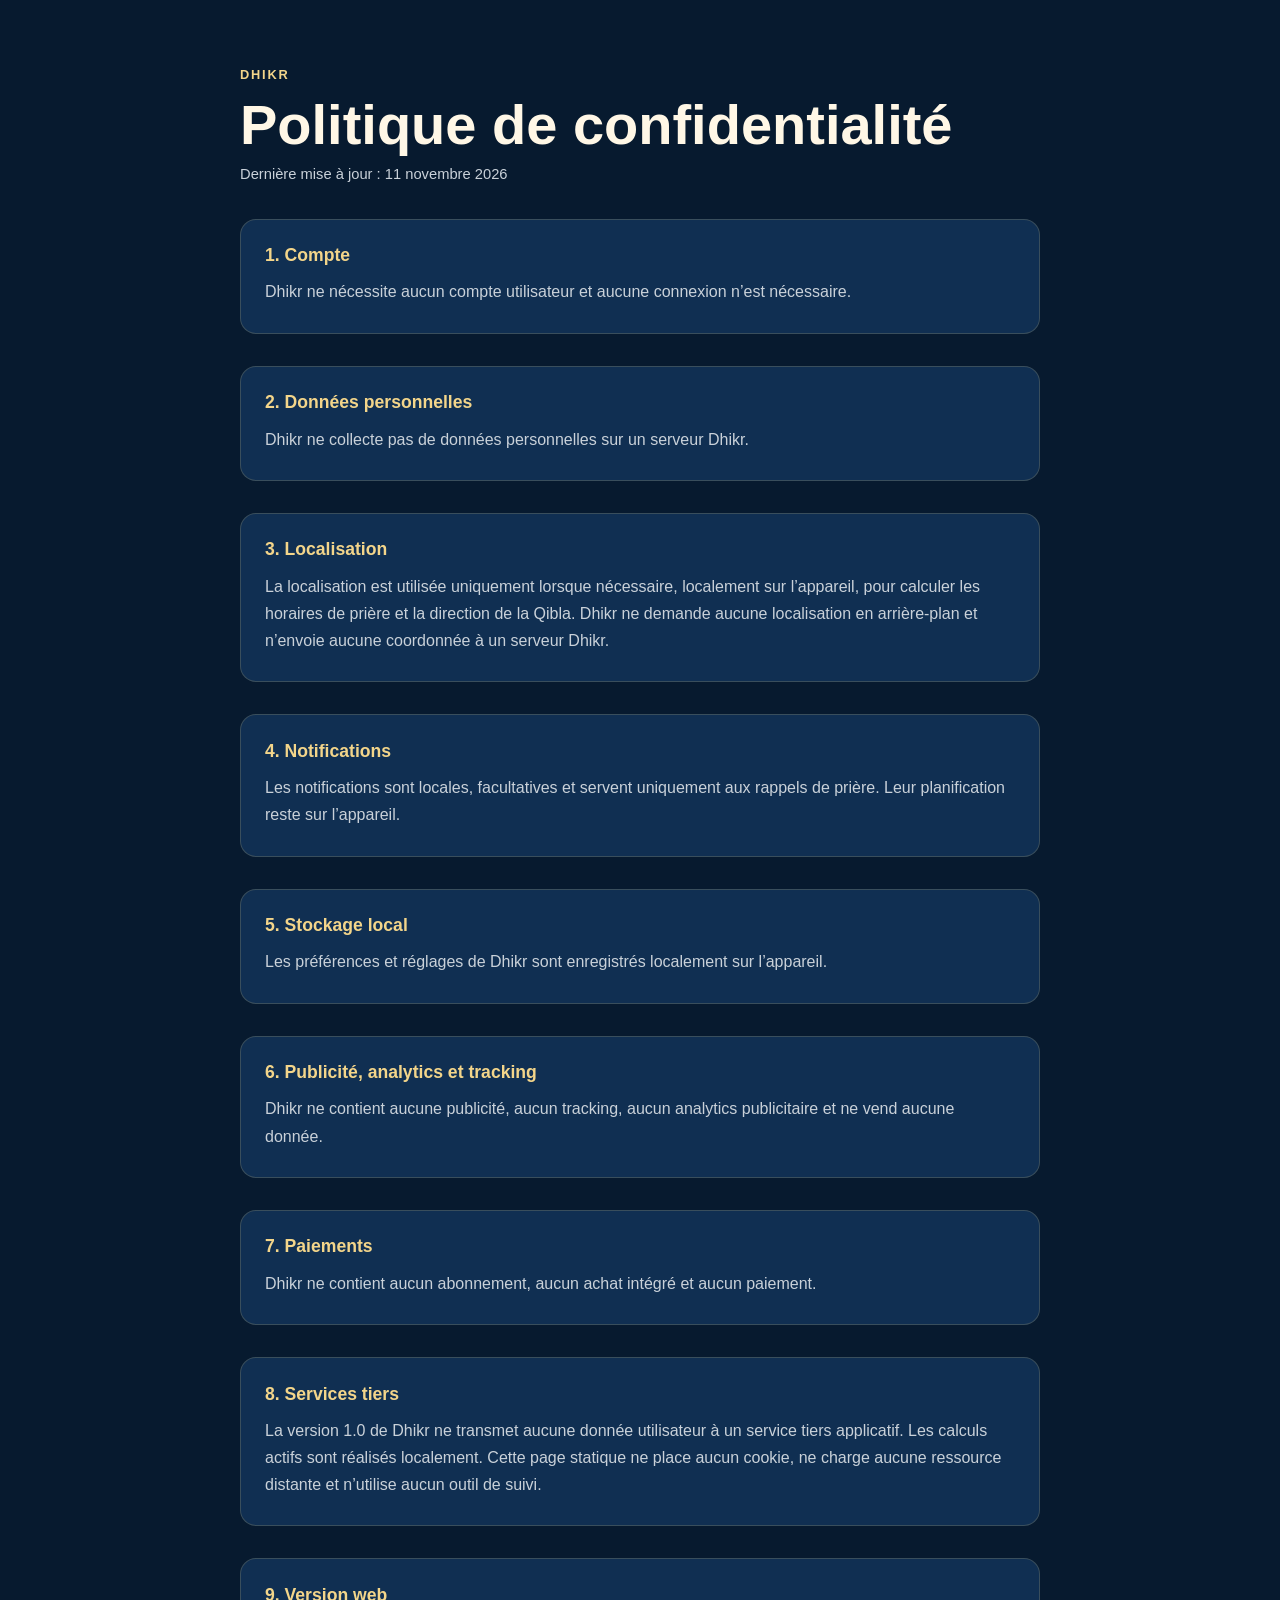
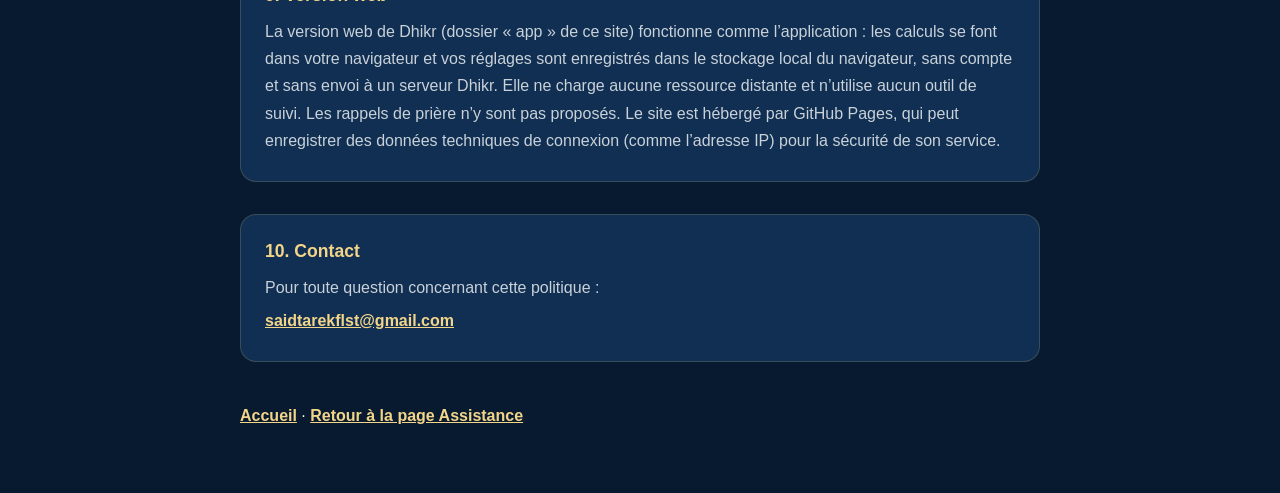
<file: privacy.html>
<!doctype html>
<html lang="fr">
  <head>
    <meta charset="utf-8" />
    <meta name="viewport" content="width=device-width, initial-scale=1" />
    <meta name="description" content="Politique de confidentialité de l’application Dhikr." />
    <title>Politique de confidentialité — Dhikr</title>
    <style>
      :root { color-scheme: dark; --night: #071a2f; --surface: #102f52; --ivory: #fff7e6; --muted: #c9d1d9; --gold: #f3d58a; }
      * { box-sizing: border-box; }
      body { margin: 0; min-height: 100vh; background: var(--night); color: var(--ivory); font: 16px/1.7 -apple-system, BlinkMacSystemFont, "Segoe UI", sans-serif; }
      main { width: min(100% - 2rem, 800px); margin: 0 auto; padding: 4rem 0; }
      .eyebrow { color: var(--gold); font-size: .8rem; font-weight: 700; letter-spacing: .14em; text-transform: uppercase; }
      h1 { margin: .5rem 0 .4rem; font-size: clamp(2rem, 7vw, 3.5rem); line-height: 1.1; }
      .updated { color: var(--muted); font-size: .92rem; }
      section { margin-top: 2rem; padding: 1.35rem 1.5rem; border: 1px solid rgba(243, 213, 138, .18); border-radius: 1rem; background: var(--surface); }
      h2 { margin: 0 0 .45rem; color: var(--gold); font-size: 1.1rem; }
      p { margin: .35rem 0; color: var(--muted); }
      a { color: var(--gold); font-weight: 650; }
      footer { margin-top: 2.5rem; }
    </style>
  </head>
  <body>
    <main>
      <div class="eyebrow">Dhikr</div>
      <h1>Politique de confidentialité</h1>
      <p class="updated">Dernière mise à jour&nbsp;: 11 novembre 2026</p>

      <section><h2>1. Compte</h2><p>Dhikr ne nécessite aucun compte utilisateur et aucune connexion n’est nécessaire.</p></section>
      <section><h2>2. Données personnelles</h2><p>Dhikr ne collecte pas de données personnelles sur un serveur Dhikr.</p></section>
      <section><h2>3. Localisation</h2><p>La localisation est utilisée uniquement lorsque nécessaire, localement sur l’appareil, pour calculer les horaires de prière et la direction de la Qibla. Dhikr ne demande aucune localisation en arrière-plan et n’envoie aucune coordonnée à un serveur Dhikr.</p></section>
      <section><h2>4. Notifications</h2><p>Les notifications sont locales, facultatives et servent uniquement aux rappels de prière. Leur planification reste sur l’appareil.</p></section>
      <section><h2>5. Stockage local</h2><p>Les préférences et réglages de Dhikr sont enregistrés localement sur l’appareil.</p></section>
      <section><h2>6. Publicité, analytics et tracking</h2><p>Dhikr ne contient aucune publicité, aucun tracking, aucun analytics publicitaire et ne vend aucune donnée.</p></section>
      <section><h2>7. Paiements</h2><p>Dhikr ne contient aucun abonnement, aucun achat intégré et aucun paiement.</p></section>
      <section><h2>8. Services tiers</h2><p>La version 1.0 de Dhikr ne transmet aucune donnée utilisateur à un service tiers applicatif. Les calculs actifs sont réalisés localement. Cette page statique ne place aucun cookie, ne charge aucune ressource distante et n’utilise aucun outil de suivi.</p></section>
      <section><h2>9. Version web</h2><p>La version web de Dhikr (dossier « app » de ce site) fonctionne comme l’application : les calculs se font dans votre navigateur et vos réglages sont enregistrés dans le stockage local du navigateur, sans compte et sans envoi à un serveur Dhikr. Elle ne charge aucune ressource distante et n’utilise aucun outil de suivi. Les rappels de prière n’y sont pas proposés. Le site est hébergé par GitHub Pages, qui peut enregistrer des données techniques de connexion (comme l’adresse IP) pour la sécurité de son service.</p></section>
      <section><h2>10. Contact</h2><p>Pour toute question concernant cette politique&nbsp;:</p><p><a href="mailto:saidtarekflst@gmail.com">saidtarekflst@gmail.com</a></p></section>

      <footer><a href="index.html">Accueil</a> · <a href="support.html">Retour à la page Assistance</a></footer>
    </main>
  </body>
</html>
</file>
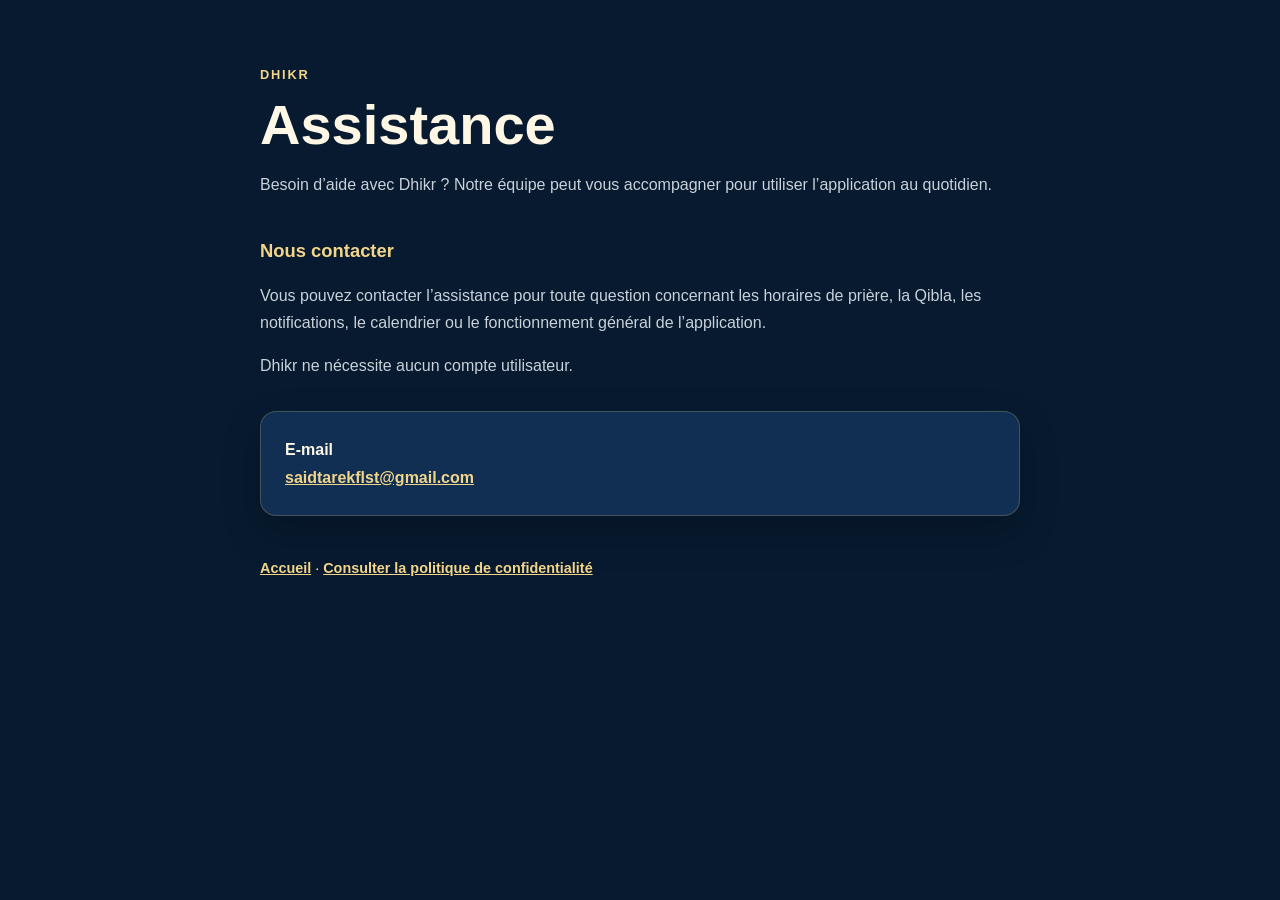
<file: support.html>
<!doctype html>
<html lang="fr">
  <head>
    <meta charset="utf-8" />
    <meta name="viewport" content="width=device-width, initial-scale=1" />
    <meta name="description" content="Assistance pour l’application Dhikr." />
    <title>Dhikr — Assistance</title>
    <style>
      :root { color-scheme: dark; --night: #071a2f; --surface: #102f52; --ivory: #fff7e6; --muted: #c9d1d9; --gold: #f3d58a; }
      * { box-sizing: border-box; }
      body { margin: 0; min-height: 100vh; background: var(--night); color: var(--ivory); font: 16px/1.7 -apple-system, BlinkMacSystemFont, "Segoe UI", sans-serif; }
      main { width: min(100% - 2rem, 760px); margin: 0 auto; padding: 4rem 0; }
      .eyebrow { color: var(--gold); font-size: .8rem; font-weight: 700; letter-spacing: .14em; text-transform: uppercase; }
      h1 { margin: .5rem 0 1rem; font-size: clamp(2rem, 7vw, 3.5rem); line-height: 1.1; }
      h2 { margin-top: 2.25rem; color: var(--gold); font-size: 1.15rem; }
      p, li { color: var(--muted); }
      .card { margin-top: 2rem; padding: 1.5rem; border: 1px solid rgba(243, 213, 138, .22); border-radius: 1rem; background: var(--surface); box-shadow: 0 1rem 2.5rem rgba(0,0,0,.2); }
      a { color: var(--gold); font-weight: 650; }
      footer { margin-top: 2.5rem; font-size: .9rem; }
    </style>
  </head>
  <body>
    <main>
      <div class="eyebrow">Dhikr</div>
      <h1>Assistance</h1>
      <p>Besoin d’aide avec Dhikr&nbsp;? Notre équipe peut vous accompagner pour utiliser l’application au quotidien.</p>

      <h2>Nous contacter</h2>
      <p>Vous pouvez contacter l’assistance pour toute question concernant les horaires de prière, la Qibla, les notifications, le calendrier ou le fonctionnement général de l’application.</p>
      <p>Dhikr ne nécessite aucun compte utilisateur.</p>

      <div class="card">
        <strong>E-mail</strong><br />
        <a href="mailto:saidtarekflst@gmail.com">saidtarekflst@gmail.com</a>
      </div>

      <footer><a href="index.html">Accueil</a> · <a href="privacy.html">Consulter la politique de confidentialité</a></footer>
    </main>
  </body>
</html>
</file>
